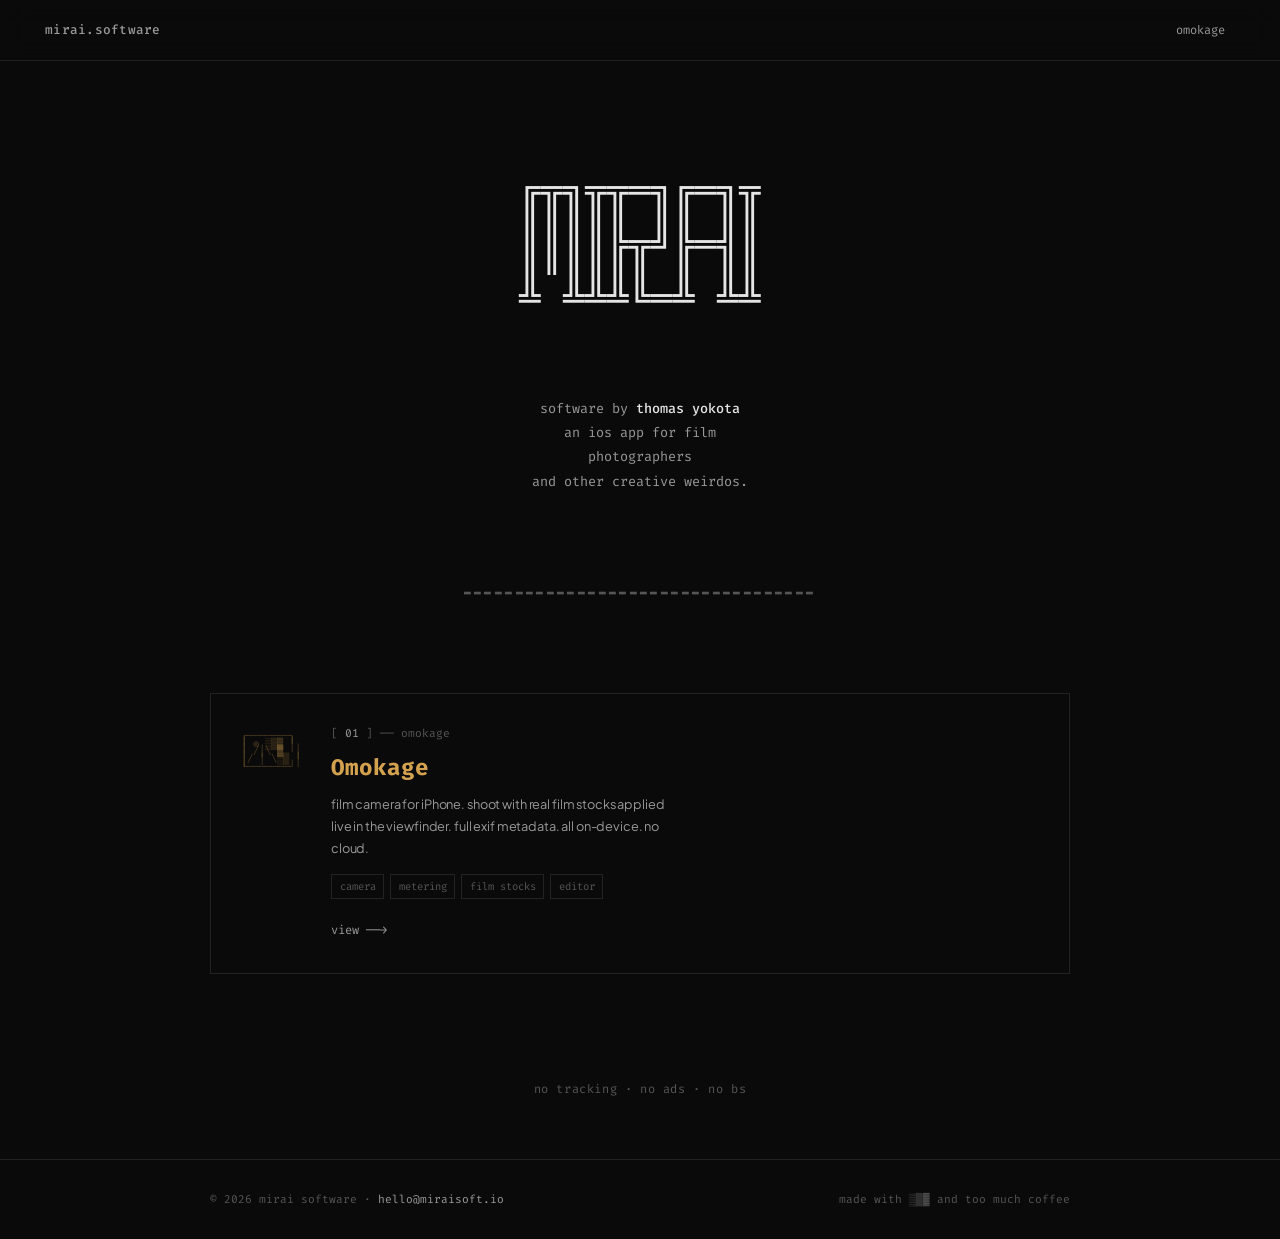
<file: index.html>
<!DOCTYPE html>
<html lang="en">
<head>
  <meta charset="UTF-8">
  <meta name="viewport" content="width=device-width, initial-scale=1.0">
  <title>miraisoft — ios apps for photographers</title>
  <meta name="description" content="ios apps for photographers and other creative weirdos. by thomas yokota.">
  <link rel="stylesheet" href="/css/style.css">
  <link rel="icon" href="data:image/svg+xml,<svg xmlns='http://www.w3.org/2000/svg' viewBox='0 0 100 100'><text y='.9em' font-size='90'>░</text></svg>">
</head>
<body>
  <nav class="nav">
    <a href="/" class="nav-brand">mirai.software</a>
    <div class="nav-links">
      <a href="/omokage/">omokage</a>
    </div>
  </nav>

  <main>
    <section class="hero container">
      <div class="ascii-logo" aria-label="MIRAI" role="img">
<span class="line">╔╦╗╦╦═╗╔═╗╦</span>
<span class="line">║║║║╠╦╝╠═╣║</span>
<span class="line">╩ ╩╩╩╚═╩ ╩╩</span>
      </div>
      <p class="hero-tagline">
        software by <strong>thomas yokota</strong><br>
        an ios app for film photographers<br>
        and other creative weirdos.
      </p>
    </section>

    <div class="container">
      <div class="divider">━━━━━━━━━━━━━━━━━━━━━━━━━━━━━━━━━━</div>
    </div>

    <section class="section container">
      <div class="app-cards">

        <a href="/omokage/" class="app-card reveal" data-accent="amber">
          <div class="app-card-ascii">┌───────┐
│ ◎ ░▒▓ │
│ /|\ █  │
│/ | \░▒ │
└───────┘</div>
          <div>
            <div class="app-card-number">[ <span>01</span> ] ── omokage</div>
            <div class="app-card-title">Omokage</div>
            <p class="app-card-desc">
              film camera for iPhone. shoot with real film stocks applied live in the viewfinder. full exif metadata. all on-device. no cloud.
            </p>
            <div class="app-card-tags">
              <span class="tag">camera</span>
              <span class="tag">metering</span>
              <span class="tag">film stocks</span>
              <span class="tag">editor</span>
            </div>
            <span class="app-card-link">view ──→</span>
          </div>
        </a>

      </div>
    </section>

    <div class="container">
      <div class="site-tagline">no tracking · no ads · no bs</div>
    </div>
  </main>

  <footer>
    <div class="footer-inner">
      <span>&copy; 2026 mirai software · <a href="mailto:hello@miraisoft.io">hello@miraisoft.io</a></span>
      <span class="footer-flavor">made with ░▒▓ and too much coffee</span>
    </div>
  </footer>

  <script src="/js/main.js"></script>
</body>
</html>
</file>
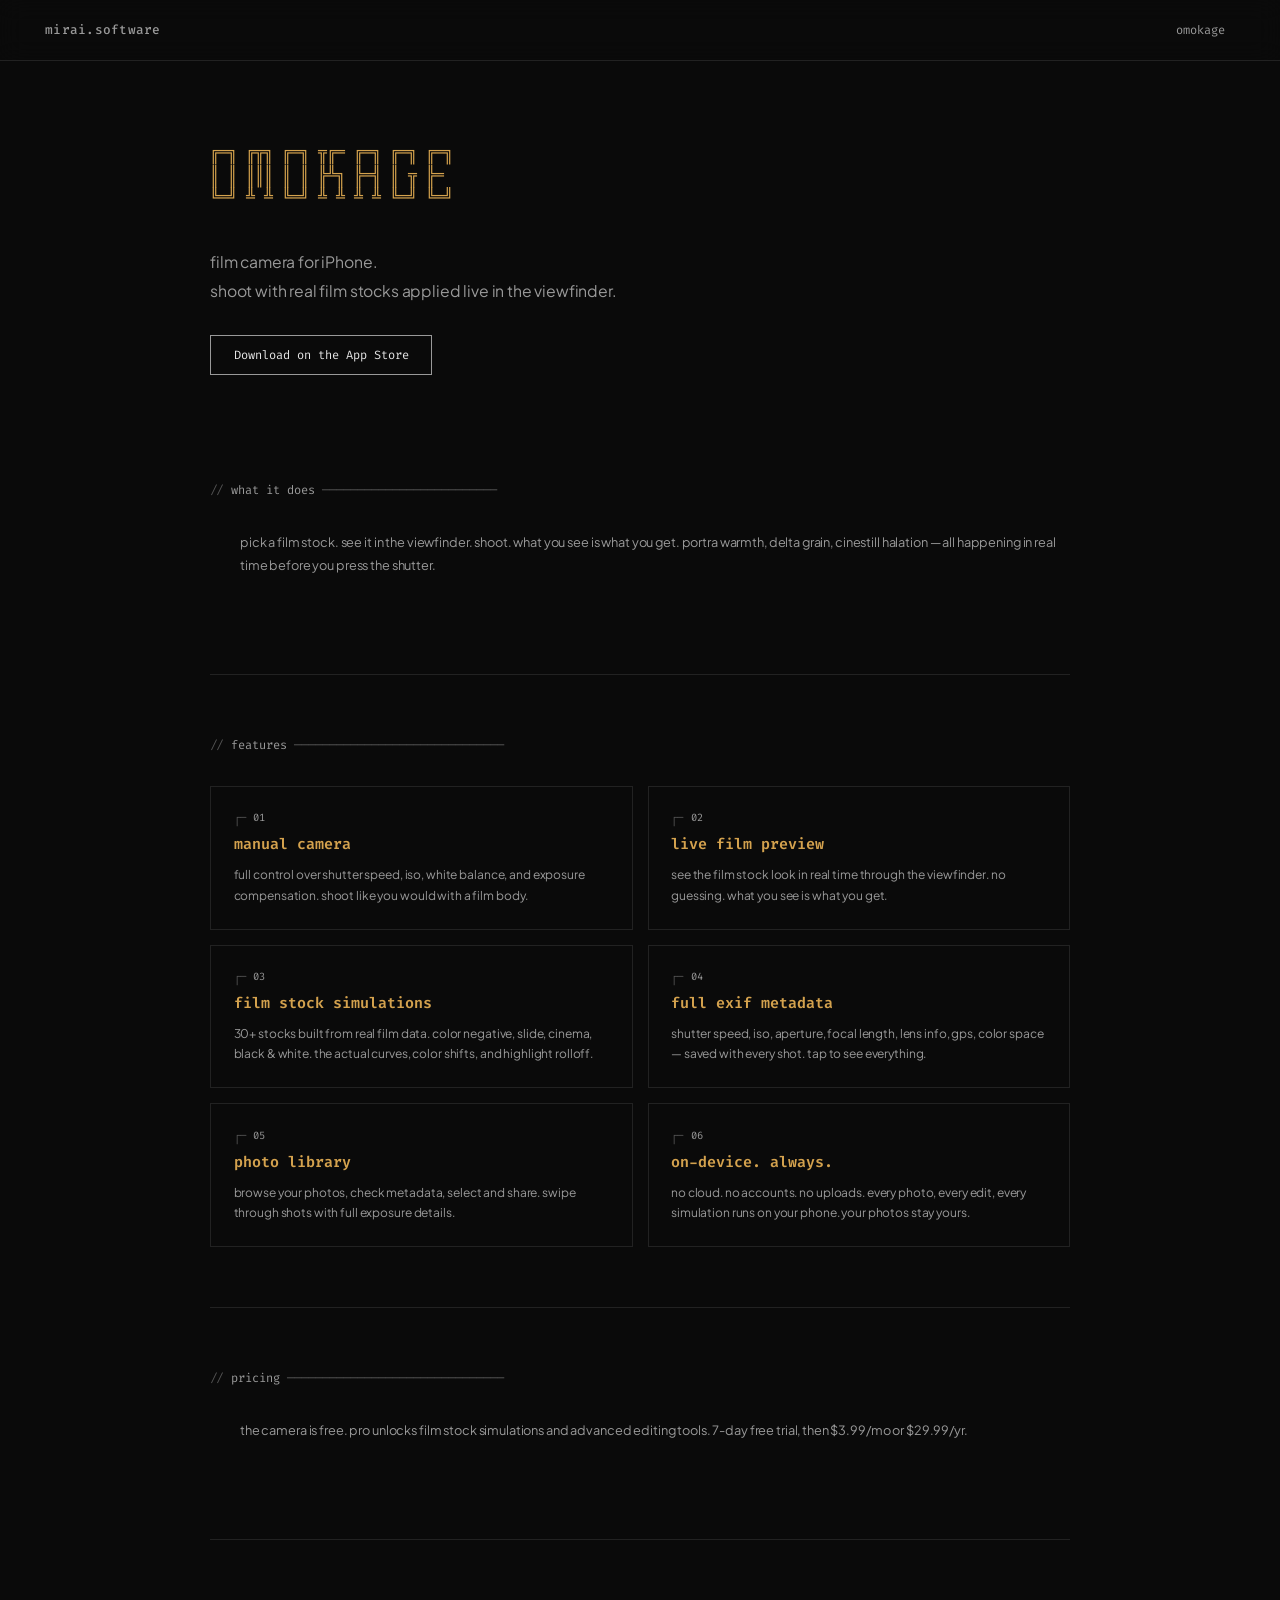
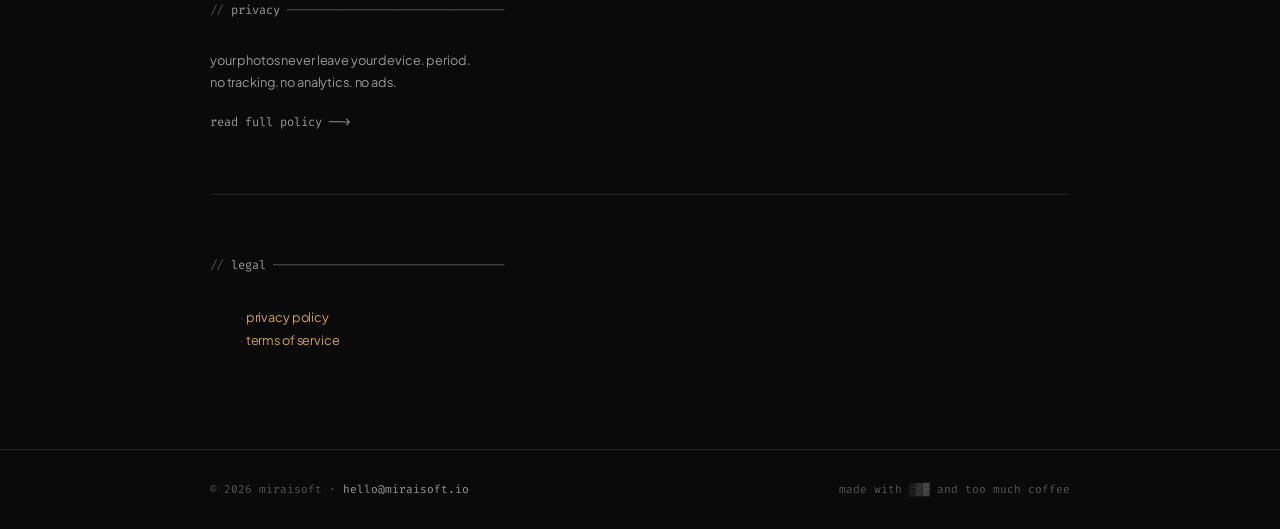
<file: omokage/index.html>
<!DOCTYPE html>
<html lang="en">
<head>
  <meta charset="UTF-8">
  <meta name="viewport" content="width=device-width, initial-scale=1.0">
  <title>Omokage — film camera for iPhone</title>
  <meta name="description" content="Film camera for iPhone. Shoot with real film stocks applied live in the viewfinder. All on-device.">
  <link rel="stylesheet" href="/css/style.css">
  <link rel="icon" href="data:image/svg+xml,<svg xmlns='http://www.w3.org/2000/svg' viewBox='0 0 100 100'><text y='.9em' font-size='90'>◎</text></svg>">
</head>
<body>
  <nav class="nav">
    <a href="/" class="nav-brand">mirai.software</a>
    <div class="nav-links">
      <a href="/omokage/">omokage</a>
    </div>
  </nav>

  <main>
    <section class="app-hero container" data-accent="amber">
      <div class="app-hero-ascii" aria-label="Omokage" role="img">
<span class="line">╔═╗ ╔╦╗ ╔═╗ ╦╔═ ╔═╗ ╔═╗ ╔═╗</span>
<span class="line">║ ║ ║║║ ║ ║ ╠╩╗ ╠═╣ ║ ╦ ╠═ </span>
<span class="line">╚═╝ ╩ ╩ ╚═╝ ╩ ╩ ╩ ╩ ╚═╝ ╚═╝</span>
      </div>
      <p class="app-hero-desc">
        film camera for iPhone.<br>
        shoot with real film stocks applied live in the viewfinder.
      </p>
      <a href="https://apps.apple.com/app/omokage/id6761319272" class="app-store-btn">
        Download on the App Store
      </a>
    </section>

    <section class="section container">
      <div class="section-label reveal">// <span>what it does</span> ─────────────────────────</div>
      <div class="man-section" style="margin-bottom: 2.5rem;">
        <p>pick a film stock. see it in the viewfinder. shoot. what you see is what you get. portra warmth, delta grain, cinestill halation — all happening in real time before you press the shutter.</p>
      </div>
    </section>

    <section class="section container">
      <div class="section-label reveal">// <span>features</span> ──────────────────────────────</div>
      <div class="features-grid">

        <div class="feature-card reveal" data-accent="amber">
          <div class="feature-card-header">┌─ <span>01</span></div>
          <div class="feature-card-title">manual camera</div>
          <p class="feature-card-desc">
            full control over shutter speed, iso, white balance, and exposure compensation. shoot like you would with a film body.
          </p>
        </div>

        <div class="feature-card reveal" data-accent="amber">
          <div class="feature-card-header">┌─ <span>02</span></div>
          <div class="feature-card-title">live film preview</div>
          <p class="feature-card-desc">
            see the film stock look in real time through the viewfinder. no guessing. what you see is what you get.
          </p>
        </div>

        <div class="feature-card reveal" data-accent="amber">
          <div class="feature-card-header">┌─ <span>03</span></div>
          <div class="feature-card-title">film stock simulations</div>
          <p class="feature-card-desc">
            30+ stocks built from real film data. color negative, slide, cinema, black & white. the actual curves, color shifts, and highlight rolloff.
          </p>
        </div>

        <div class="feature-card reveal" data-accent="amber">
          <div class="feature-card-header">┌─ <span>04</span></div>
          <div class="feature-card-title">full exif metadata</div>
          <p class="feature-card-desc">
            shutter speed, iso, aperture, focal length, lens info, gps, color space — saved with every shot. tap to see everything.
          </p>
        </div>

        <div class="feature-card reveal" data-accent="amber">
          <div class="feature-card-header">┌─ <span>05</span></div>
          <div class="feature-card-title">photo library</div>
          <p class="feature-card-desc">
            browse your photos, check metadata, select and share. swipe through shots with full exposure details.
          </p>
        </div>

        <div class="feature-card reveal" data-accent="amber">
          <div class="feature-card-header">┌─ <span>06</span></div>
          <div class="feature-card-title">on-device. always.</div>
          <p class="feature-card-desc">
            no cloud. no accounts. no uploads. every photo, every edit, every simulation runs on your phone. your photos stay yours.
          </p>
        </div>

      </div>
    </section>

    <section class="section container">
      <div class="section-label reveal">// <span>pricing</span> ───────────────────────────────</div>
      <div class="man-section">
        <p>the camera is free. pro unlocks film stock simulations and advanced editing tools. 7-day free trial, then $3.99/mo or $29.99/yr.</p>
      </div>
    </section>

    <section class="privacy-summary section container reveal">
      <div class="section-label">// <span>privacy</span> ───────────────────────────────</div>
      <p>your photos never leave your device. period.<br>no tracking. no analytics. no ads.</p>
      <a href="/omokage/privacy/">read full policy ──→</a>
    </section>

    <section class="section container reveal">
      <div class="section-label">// <span>legal</span> ─────────────────────────────────</div>
      <div class="man-section">
        <ul>
          <li><a href="/omokage/privacy/">privacy policy</a></li>
          <li><a href="/omokage/terms/">terms of service</a></li>
        </ul>
      </div>
    </section>
  </main>

  <footer>
    <div class="footer-inner">
      <span>&copy; 2026 miraisoft · <a href="mailto:hello@miraisoft.io">hello@miraisoft.io</a></span>
      <span class="footer-flavor">made with ░▒▓ and too much coffee</span>
    </div>
  </footer>

  <script src="/js/main.js"></script>
</body>
</html>
</file>
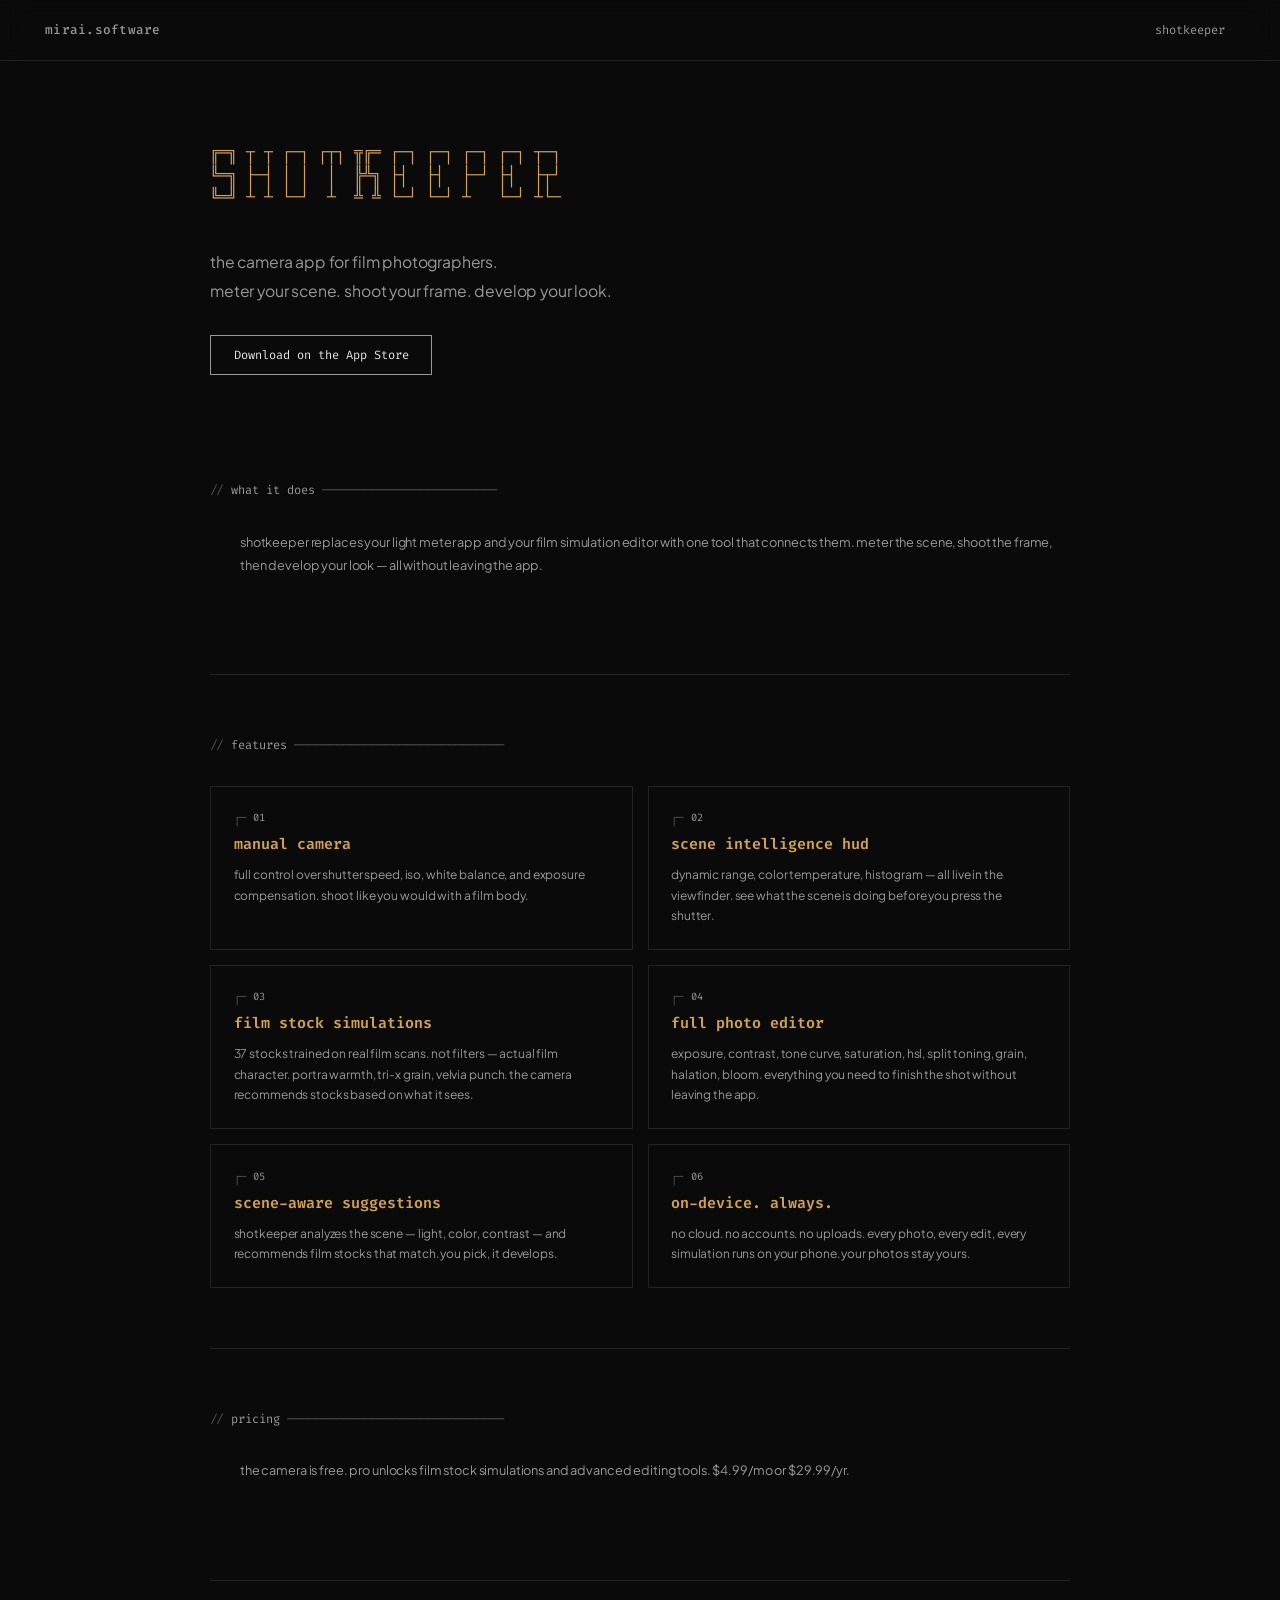
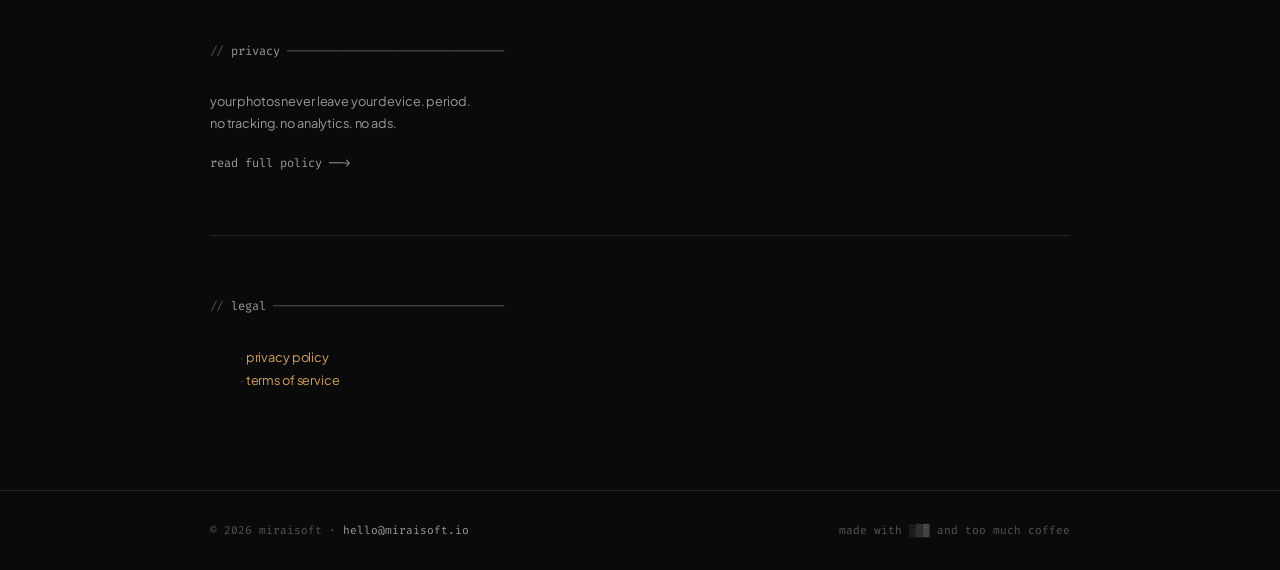
<file: shotkeeper/index.html>
<!DOCTYPE html>
<html lang="en">
<head>
  <meta charset="UTF-8">
  <meta name="viewport" content="width=device-width, initial-scale=1.0">
  <title>ShotKeeper — the camera app for film photographers</title>
  <meta name="description" content="Camera app with a built-in light meter, 37 film stock simulations, and a full photo editor. All on-device.">
  <link rel="stylesheet" href="/css/style.css">
  <link rel="icon" href="data:image/svg+xml,<svg xmlns='http://www.w3.org/2000/svg' viewBox='0 0 100 100'><text y='.9em' font-size='90'>◎</text></svg>">
</head>
<body>
  <nav class="nav">
    <a href="/" class="nav-brand">mirai.software</a>
    <div class="nav-links">
      <a href="/shotkeeper/">shotkeeper</a>
    </div>
  </nav>

  <main>
    <section class="app-hero container" data-accent="amber">
      <div class="app-hero-ascii" aria-label="ShotKeeper" role="img">
<span class="line">╔═╗ ┬ ┬ ┌─┐ ┌┬┐ ╦╔═ ┌─┐ ┌─┐ ┌─┐ ┌─┐ ┬─┐</span>
<span class="line">╚═╗ ├─┤ │ │  │  ╠╩╗ ├┤  ├┤  ├─┘ ├┤  ├┬┘</span>
<span class="line">╚═╝ ┴ ┴ └─┘  ┴  ╩ ╩ └─┘ └─┘ ┴   └─┘ ┴└─</span>
      </div>
      <p class="app-hero-desc">
        the camera app for film photographers.<br>
        meter your scene. shoot your frame. develop your look.
      </p>
      <a href="https://apps.apple.com/app/shotkeeper/id0000000000" class="app-store-btn">
        Download on the App Store
      </a>
    </section>

    <section class="section container">
      <div class="section-label reveal">// <span>what it does</span> ─────────────────────────</div>
      <div class="man-section" style="margin-bottom: 2.5rem;">
        <p>shotkeeper replaces your light meter app and your film simulation editor with one tool that connects them. meter the scene, shoot the frame, then develop your look — all without leaving the app.</p>
      </div>
    </section>

    <section class="section container">
      <div class="section-label reveal">// <span>features</span> ──────────────────────────────</div>
      <div class="features-grid">

        <div class="feature-card reveal" data-accent="amber">
          <div class="feature-card-header">┌─ <span>01</span></div>
          <div class="feature-card-title">manual camera</div>
          <p class="feature-card-desc">
            full control over shutter speed, iso, white balance, and exposure compensation. shoot like you would with a film body.
          </p>
        </div>

        <div class="feature-card reveal" data-accent="amber">
          <div class="feature-card-header">┌─ <span>02</span></div>
          <div class="feature-card-title">scene intelligence hud</div>
          <p class="feature-card-desc">
            dynamic range, color temperature, histogram — all live in the viewfinder. see what the scene is doing before you press the shutter.
          </p>
        </div>

        <div class="feature-card reveal" data-accent="amber">
          <div class="feature-card-header">┌─ <span>03</span></div>
          <div class="feature-card-title">film stock simulations</div>
          <p class="feature-card-desc">
            37 stocks trained on real film scans. not filters — actual film character. portra warmth, tri-x grain, velvia punch. the camera recommends stocks based on what it sees.
          </p>
        </div>

        <div class="feature-card reveal" data-accent="amber">
          <div class="feature-card-header">┌─ <span>04</span></div>
          <div class="feature-card-title">full photo editor</div>
          <p class="feature-card-desc">
            exposure, contrast, tone curve, saturation, hsl, split toning, grain, halation, bloom. everything you need to finish the shot without leaving the app.
          </p>
        </div>

        <div class="feature-card reveal" data-accent="amber">
          <div class="feature-card-header">┌─ <span>05</span></div>
          <div class="feature-card-title">scene-aware suggestions</div>
          <p class="feature-card-desc">
            shotkeeper analyzes the scene — light, color, contrast — and recommends film stocks that match. you pick, it develops.
          </p>
        </div>

        <div class="feature-card reveal" data-accent="amber">
          <div class="feature-card-header">┌─ <span>06</span></div>
          <div class="feature-card-title">on-device. always.</div>
          <p class="feature-card-desc">
            no cloud. no accounts. no uploads. every photo, every edit, every simulation runs on your phone. your photos stay yours.
          </p>
        </div>

      </div>
    </section>

    <section class="section container">
      <div class="section-label reveal">// <span>pricing</span> ───────────────────────────────</div>
      <div class="man-section">
        <p>the camera is free. pro unlocks film stock simulations and advanced editing tools. $4.99/mo or $29.99/yr.</p>
      </div>
    </section>

    <section class="privacy-summary section container reveal">
      <div class="section-label">// <span>privacy</span> ───────────────────────────────</div>
      <p>your photos never leave your device. period.<br>no tracking. no analytics. no ads.</p>
      <a href="/shotkeeper/privacy/">read full policy ──→</a>
    </section>

    <section class="section container reveal">
      <div class="section-label">// <span>legal</span> ─────────────────────────────────</div>
      <div class="man-section">
        <ul>
          <li><a href="/shotkeeper/privacy/">privacy policy</a></li>
          <li><a href="/shotkeeper/terms/">terms of service</a></li>
        </ul>
      </div>
    </section>
  </main>

  <footer>
    <div class="footer-inner">
      <span>&copy; 2026 miraisoft · <a href="mailto:hello@miraisoft.io">hello@miraisoft.io</a></span>
      <span class="footer-flavor">made with ░▒▓ and too much coffee</span>
    </div>
  </footer>

  <script src="/js/main.js"></script>
</body>
</html>
</file>
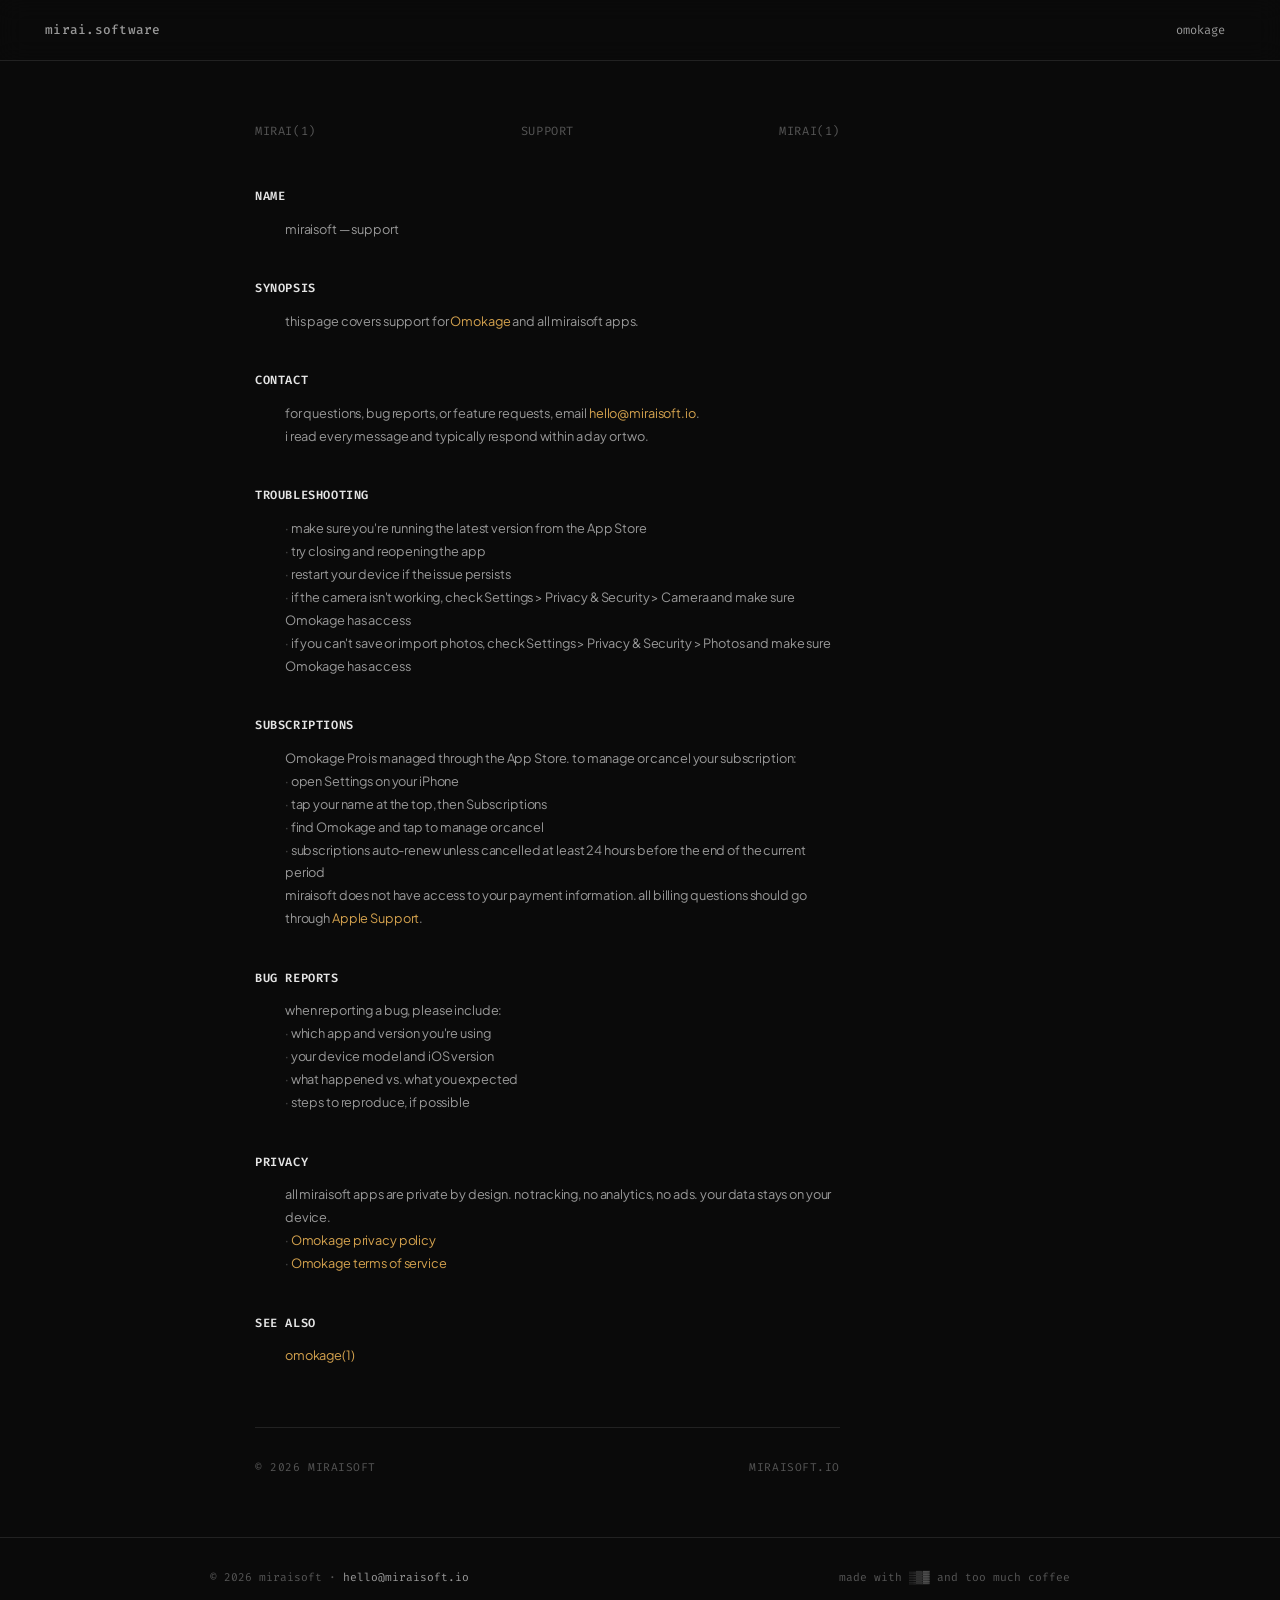
<file: support/index.html>
<!DOCTYPE html>
<html lang="en">
<head>
  <meta charset="UTF-8">
  <meta name="viewport" content="width=device-width, initial-scale=1.0">
  <title>miraisoft — support</title>
  <meta name="description" content="Support and contact information for miraisoft apps.">
  <link rel="stylesheet" href="/css/style.css">
  <link rel="icon" href="data:image/svg+xml,<svg xmlns='http://www.w3.org/2000/svg' viewBox='0 0 100 100'><text y='.9em' font-size='90'>░</text></svg>">
</head>
<body>
  <nav class="nav">
    <a href="/" class="nav-brand">mirai.software</a>
    <div class="nav-links">
      <a href="/omokage/">omokage</a>
    </div>
  </nav>

  <main class="container">
    <div class="man-page">
      <div class="man-header">
        <span>MIRAI(1)</span>
        <span>SUPPORT</span>
        <span>MIRAI(1)</span>
      </div>

      <div class="man-section">
        <div class="man-section-title">Name</div>
        <p>miraisoft — support</p>
      </div>

      <div class="man-section">
        <div class="man-section-title">Synopsis</div>
        <p>this page covers support for <a href="/omokage/">Omokage</a> and all miraisoft apps.</p>
      </div>

      <div class="man-section">
        <div class="man-section-title">Contact</div>
        <p>for questions, bug reports, or feature requests, email <a href="mailto:hello@miraisoft.io">hello@miraisoft.io</a>.</p>
        <p>i read every message and typically respond within a day or two.</p>
      </div>

      <div class="man-section">
        <div class="man-section-title">Troubleshooting</div>
        <ul>
          <li>make sure you're running the latest version from the App Store</li>
          <li>try closing and reopening the app</li>
          <li>restart your device if the issue persists</li>
          <li>if the camera isn't working, check Settings > Privacy & Security > Camera and make sure Omokage has access</li>
          <li>if you can't save or import photos, check Settings > Privacy & Security > Photos and make sure Omokage has access</li>
        </ul>
      </div>

      <div class="man-section">
        <div class="man-section-title">Subscriptions</div>
        <p>Omokage Pro is managed through the App Store. to manage or cancel your subscription:</p>
        <ul>
          <li>open Settings on your iPhone</li>
          <li>tap your name at the top, then Subscriptions</li>
          <li>find Omokage and tap to manage or cancel</li>
          <li>subscriptions auto-renew unless cancelled at least 24 hours before the end of the current period</li>
        </ul>
        <p>miraisoft does not have access to your payment information. all billing questions should go through <a href="https://support.apple.com/">Apple Support</a>.</p>
      </div>

      <div class="man-section">
        <div class="man-section-title">Bug Reports</div>
        <p>when reporting a bug, please include:</p>
        <ul>
          <li>which app and version you're using</li>
          <li>your device model and iOS version</li>
          <li>what happened vs. what you expected</li>
          <li>steps to reproduce, if possible</li>
        </ul>
      </div>

      <div class="man-section">
        <div class="man-section-title">Privacy</div>
        <p>all miraisoft apps are private by design. no tracking, no analytics, no ads. your data stays on your device.</p>
        <ul>
          <li><a href="/omokage/privacy/">Omokage privacy policy</a></li>
          <li><a href="/omokage/terms/">Omokage terms of service</a></li>
        </ul>
      </div>

      <div class="man-section">
        <div class="man-section-title">See Also</div>
        <p><a href="/omokage/">omokage(1)</a></p>
      </div>

      <div class="man-footer">
        <span>&copy; 2026 miraisoft</span>
        <span>miraisoft.io</span>
      </div>
    </div>
  </main>

  <footer>
    <div class="footer-inner">
      <span>&copy; 2026 miraisoft · <a href="mailto:hello@miraisoft.io">hello@miraisoft.io</a></span>
      <span class="footer-flavor">made with ░▒▓ and too much coffee</span>
    </div>
  </footer>

  <script src="/js/main.js"></script>
</body>
</html>
</file>
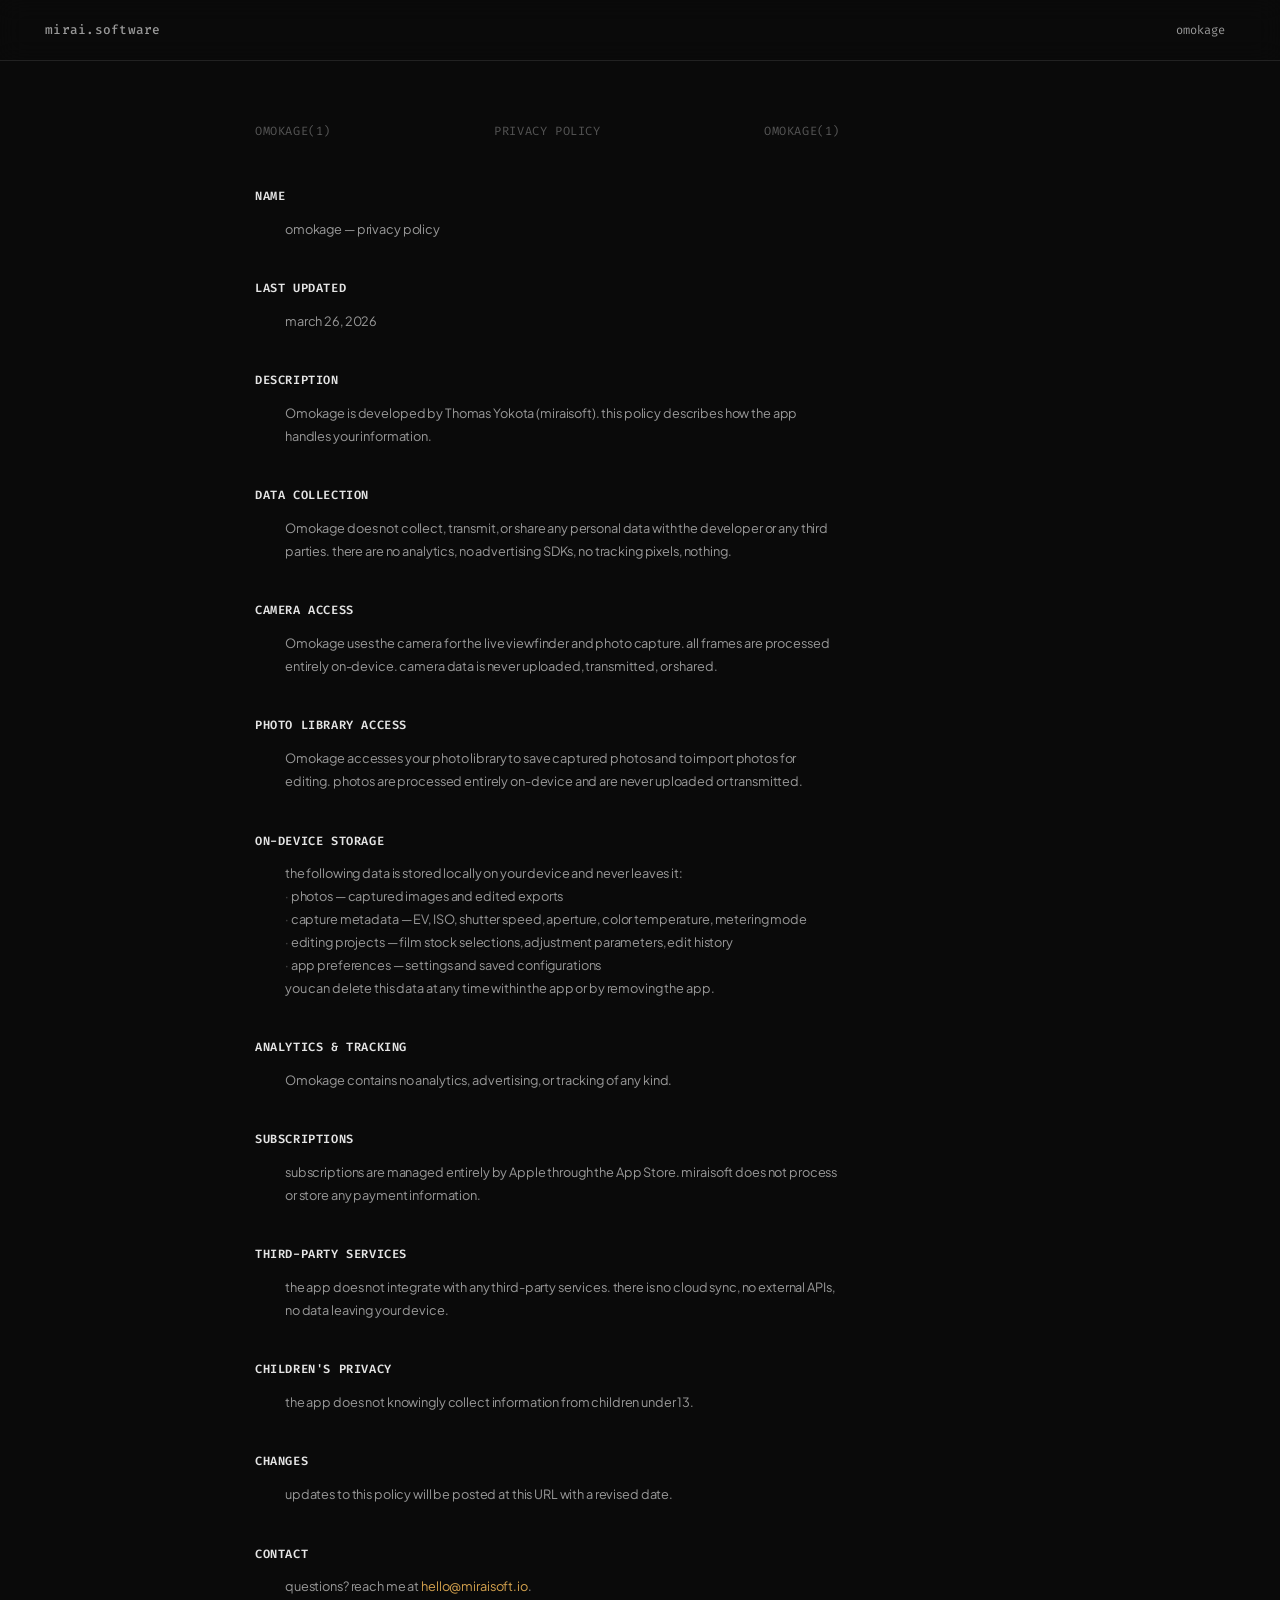
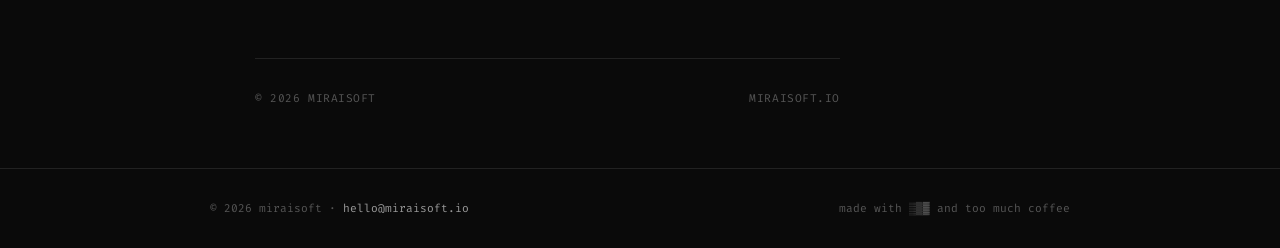
<file: omokage/privacy/index.html>
<!DOCTYPE html>
<html lang="en">
<head>
  <meta charset="UTF-8">
  <meta name="viewport" content="width=device-width, initial-scale=1.0">
  <title>Omokage — Privacy Policy</title>
  <meta name="description" content="Omokage privacy policy. Your photos never leave your device.">
  <link rel="stylesheet" href="/css/style.css">
  <link rel="icon" href="data:image/svg+xml,<svg xmlns='http://www.w3.org/2000/svg' viewBox='0 0 100 100'><text y='.9em' font-size='90'>◎</text></svg>">
</head>
<body>
  <nav class="nav">
    <a href="/" class="nav-brand">mirai.software</a>
    <div class="nav-links">
      <a href="/omokage/">omokage</a>
    </div>
  </nav>

  <main class="container">
    <div class="man-page">
      <div class="man-header">
        <span>OMOKAGE(1)</span>
        <span>PRIVACY POLICY</span>
        <span>OMOKAGE(1)</span>
      </div>

      <div class="man-section">
        <div class="man-section-title">Name</div>
        <p>omokage — privacy policy</p>
      </div>

      <div class="man-section">
        <div class="man-section-title">Last Updated</div>
        <p>march 26, 2026</p>
      </div>

      <div class="man-section">
        <div class="man-section-title">Description</div>
        <p>Omokage is developed by Thomas Yokota (miraisoft). this policy describes how the app handles your information.</p>
      </div>

      <div class="man-section">
        <div class="man-section-title">Data Collection</div>
        <p>Omokage does not collect, transmit, or share any personal data with the developer or any third parties. there are no analytics, no advertising SDKs, no tracking pixels, nothing.</p>
      </div>

      <div class="man-section">
        <div class="man-section-title">Camera Access</div>
        <p>Omokage uses the camera for the live viewfinder and photo capture. all frames are processed entirely on-device. camera data is never uploaded, transmitted, or shared.</p>
      </div>

      <div class="man-section">
        <div class="man-section-title">Photo Library Access</div>
        <p>Omokage accesses your photo library to save captured photos and to import photos for editing. photos are processed entirely on-device and are never uploaded or transmitted.</p>
      </div>

      <div class="man-section">
        <div class="man-section-title">On-Device Storage</div>
        <p>the following data is stored locally on your device and never leaves it:</p>
        <ul>
          <li>photos — captured images and edited exports</li>
          <li>capture metadata — EV, ISO, shutter speed, aperture, color temperature, metering mode</li>
          <li>editing projects — film stock selections, adjustment parameters, edit history</li>
          <li>app preferences — settings and saved configurations</li>
        </ul>
        <p>you can delete this data at any time within the app or by removing the app.</p>
      </div>

      <div class="man-section">
        <div class="man-section-title">Analytics &amp; Tracking</div>
        <p>Omokage contains no analytics, advertising, or tracking of any kind.</p>
      </div>

      <div class="man-section">
        <div class="man-section-title">Subscriptions</div>
        <p>subscriptions are managed entirely by Apple through the App Store. miraisoft does not process or store any payment information.</p>
      </div>

      <div class="man-section">
        <div class="man-section-title">Third-Party Services</div>
        <p>the app does not integrate with any third-party services. there is no cloud sync, no external APIs, no data leaving your device.</p>
      </div>

      <div class="man-section">
        <div class="man-section-title">Children's Privacy</div>
        <p>the app does not knowingly collect information from children under 13.</p>
      </div>

      <div class="man-section">
        <div class="man-section-title">Changes</div>
        <p>updates to this policy will be posted at this URL with a revised date.</p>
      </div>

      <div class="man-section">
        <div class="man-section-title">Contact</div>
        <p>questions? reach me at <a href="mailto:hello@miraisoft.io">hello@miraisoft.io</a>.</p>
      </div>

      <div class="man-footer">
        <span>&copy; 2026 miraisoft</span>
        <span>miraisoft.io</span>
      </div>
    </div>
  </main>

  <footer>
    <div class="footer-inner">
      <span>&copy; 2026 miraisoft · <a href="mailto:hello@miraisoft.io">hello@miraisoft.io</a></span>
      <span class="footer-flavor">made with ░▒▓ and too much coffee</span>
    </div>
  </footer>

  <script src="/js/main.js"></script>
</body>
</html>
</file>
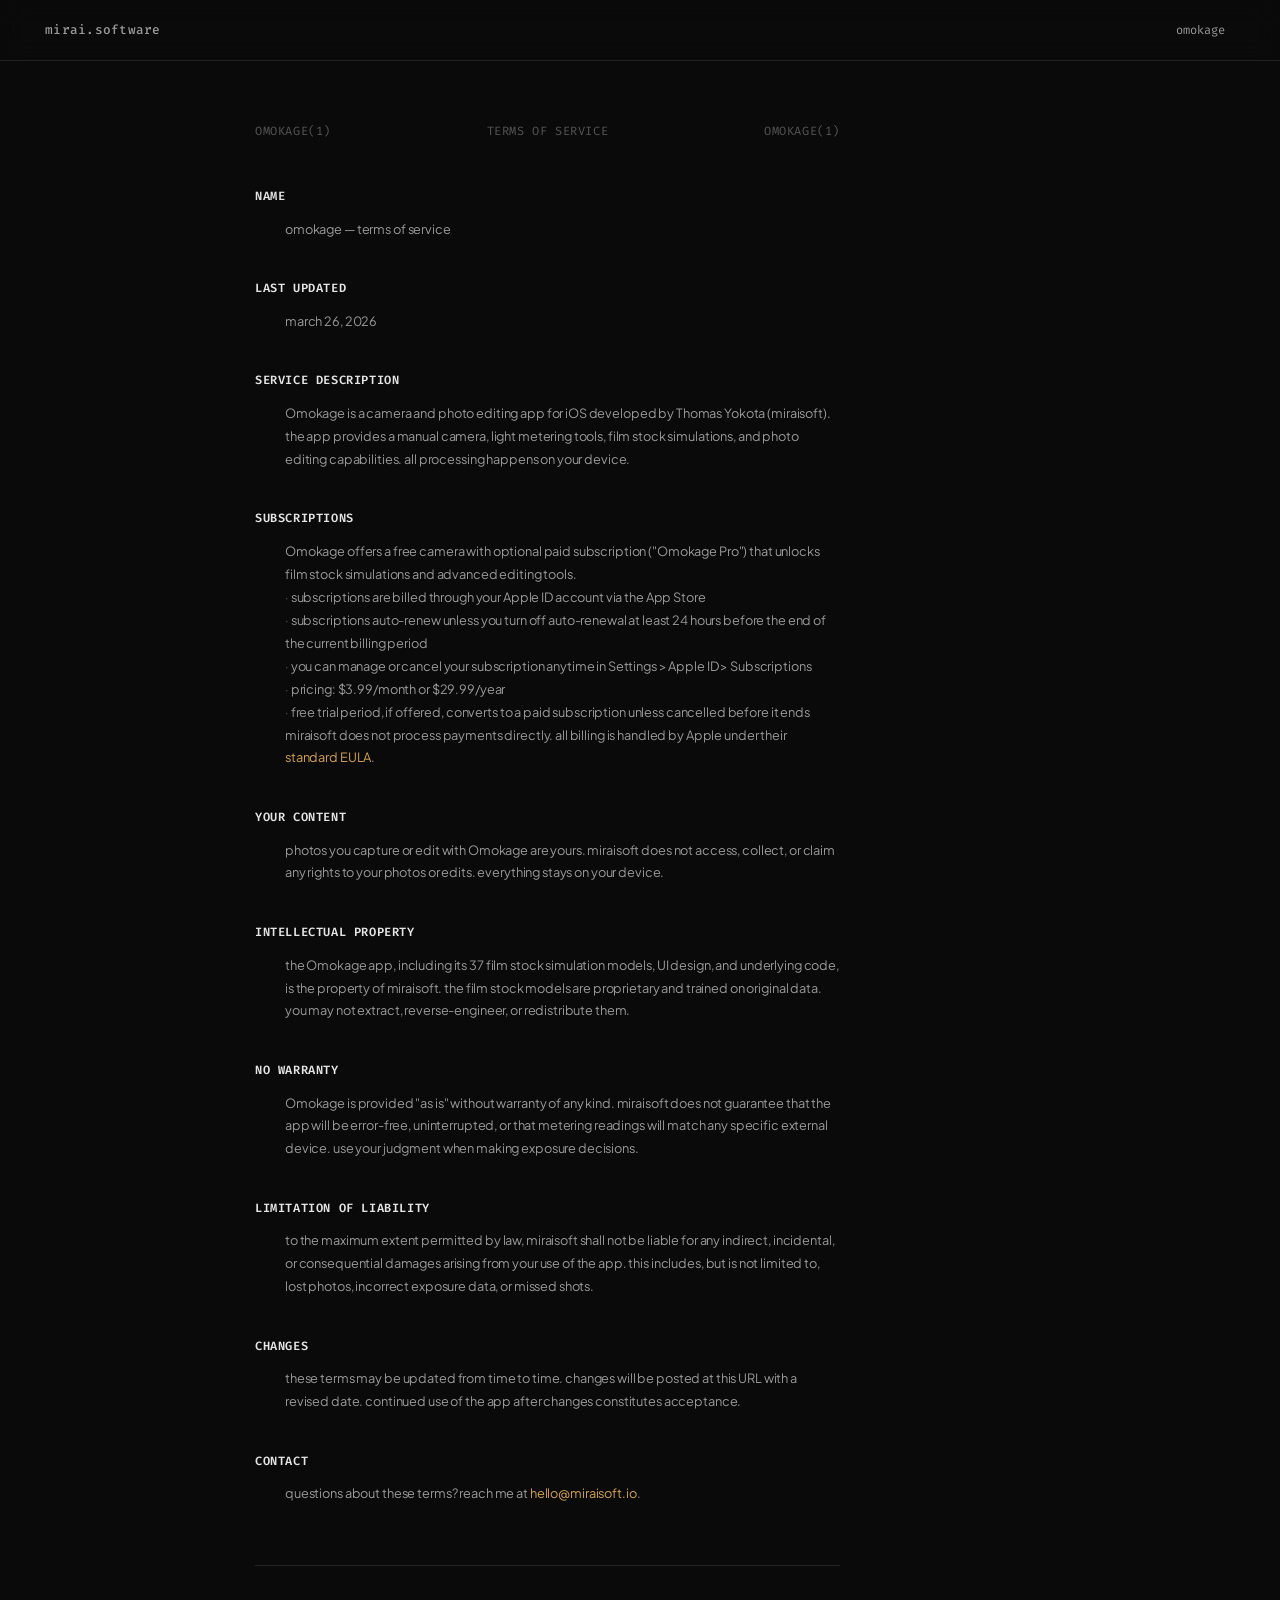
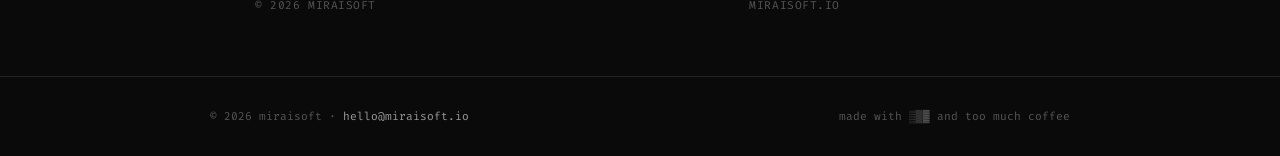
<file: omokage/terms/index.html>
<!DOCTYPE html>
<html lang="en">
<head>
  <meta charset="UTF-8">
  <meta name="viewport" content="width=device-width, initial-scale=1.0">
  <title>Omokage — Terms of Service</title>
  <meta name="description" content="Omokage terms of service.">
  <link rel="stylesheet" href="/css/style.css">
  <link rel="icon" href="data:image/svg+xml,<svg xmlns='http://www.w3.org/2000/svg' viewBox='0 0 100 100'><text y='.9em' font-size='90'>◎</text></svg>">
</head>
<body>
  <nav class="nav">
    <a href="/" class="nav-brand">mirai.software</a>
    <div class="nav-links">
      <a href="/omokage/">omokage</a>
    </div>
  </nav>

  <main class="container">
    <div class="man-page">
      <div class="man-header">
        <span>OMOKAGE(1)</span>
        <span>TERMS OF SERVICE</span>
        <span>OMOKAGE(1)</span>
      </div>

      <div class="man-section">
        <div class="man-section-title">Name</div>
        <p>omokage — terms of service</p>
      </div>

      <div class="man-section">
        <div class="man-section-title">Last Updated</div>
        <p>march 26, 2026</p>
      </div>

      <div class="man-section">
        <div class="man-section-title">Service Description</div>
        <p>Omokage is a camera and photo editing app for iOS developed by Thomas Yokota (miraisoft). the app provides a manual camera, light metering tools, film stock simulations, and photo editing capabilities. all processing happens on your device.</p>
      </div>

      <div class="man-section">
        <div class="man-section-title">Subscriptions</div>
        <p>Omokage offers a free camera with optional paid subscription ("Omokage Pro") that unlocks film stock simulations and advanced editing tools.</p>
        <ul>
          <li>subscriptions are billed through your Apple ID account via the App Store</li>
          <li>subscriptions auto-renew unless you turn off auto-renewal at least 24 hours before the end of the current billing period</li>
          <li>you can manage or cancel your subscription anytime in Settings > Apple ID > Subscriptions</li>
          <li>pricing: $3.99/month or $29.99/year</li>
          <li>free trial period, if offered, converts to a paid subscription unless cancelled before it ends</li>
        </ul>
        <p>miraisoft does not process payments directly. all billing is handled by Apple under their <a href="https://www.apple.com/legal/internet-services/itunes/dev/stdeula/">standard EULA</a>.</p>
      </div>

      <div class="man-section">
        <div class="man-section-title">Your Content</div>
        <p>photos you capture or edit with Omokage are yours. miraisoft does not access, collect, or claim any rights to your photos or edits. everything stays on your device.</p>
      </div>

      <div class="man-section">
        <div class="man-section-title">Intellectual Property</div>
        <p>the Omokage app, including its 37 film stock simulation models, UI design, and underlying code, is the property of miraisoft. the film stock models are proprietary and trained on original data. you may not extract, reverse-engineer, or redistribute them.</p>
      </div>

      <div class="man-section">
        <div class="man-section-title">No Warranty</div>
        <p>Omokage is provided "as is" without warranty of any kind. miraisoft does not guarantee that the app will be error-free, uninterrupted, or that metering readings will match any specific external device. use your judgment when making exposure decisions.</p>
      </div>

      <div class="man-section">
        <div class="man-section-title">Limitation of Liability</div>
        <p>to the maximum extent permitted by law, miraisoft shall not be liable for any indirect, incidental, or consequential damages arising from your use of the app. this includes, but is not limited to, lost photos, incorrect exposure data, or missed shots.</p>
      </div>

      <div class="man-section">
        <div class="man-section-title">Changes</div>
        <p>these terms may be updated from time to time. changes will be posted at this URL with a revised date. continued use of the app after changes constitutes acceptance.</p>
      </div>

      <div class="man-section">
        <div class="man-section-title">Contact</div>
        <p>questions about these terms? reach me at <a href="mailto:hello@miraisoft.io">hello@miraisoft.io</a>.</p>
      </div>

      <div class="man-footer">
        <span>&copy; 2026 miraisoft</span>
        <span>miraisoft.io</span>
      </div>
    </div>
  </main>

  <footer>
    <div class="footer-inner">
      <span>&copy; 2026 miraisoft · <a href="mailto:hello@miraisoft.io">hello@miraisoft.io</a></span>
      <span class="footer-flavor">made with ░▒▓ and too much coffee</span>
    </div>
  </footer>

  <script src="/js/main.js"></script>
</body>
</html>
</file>
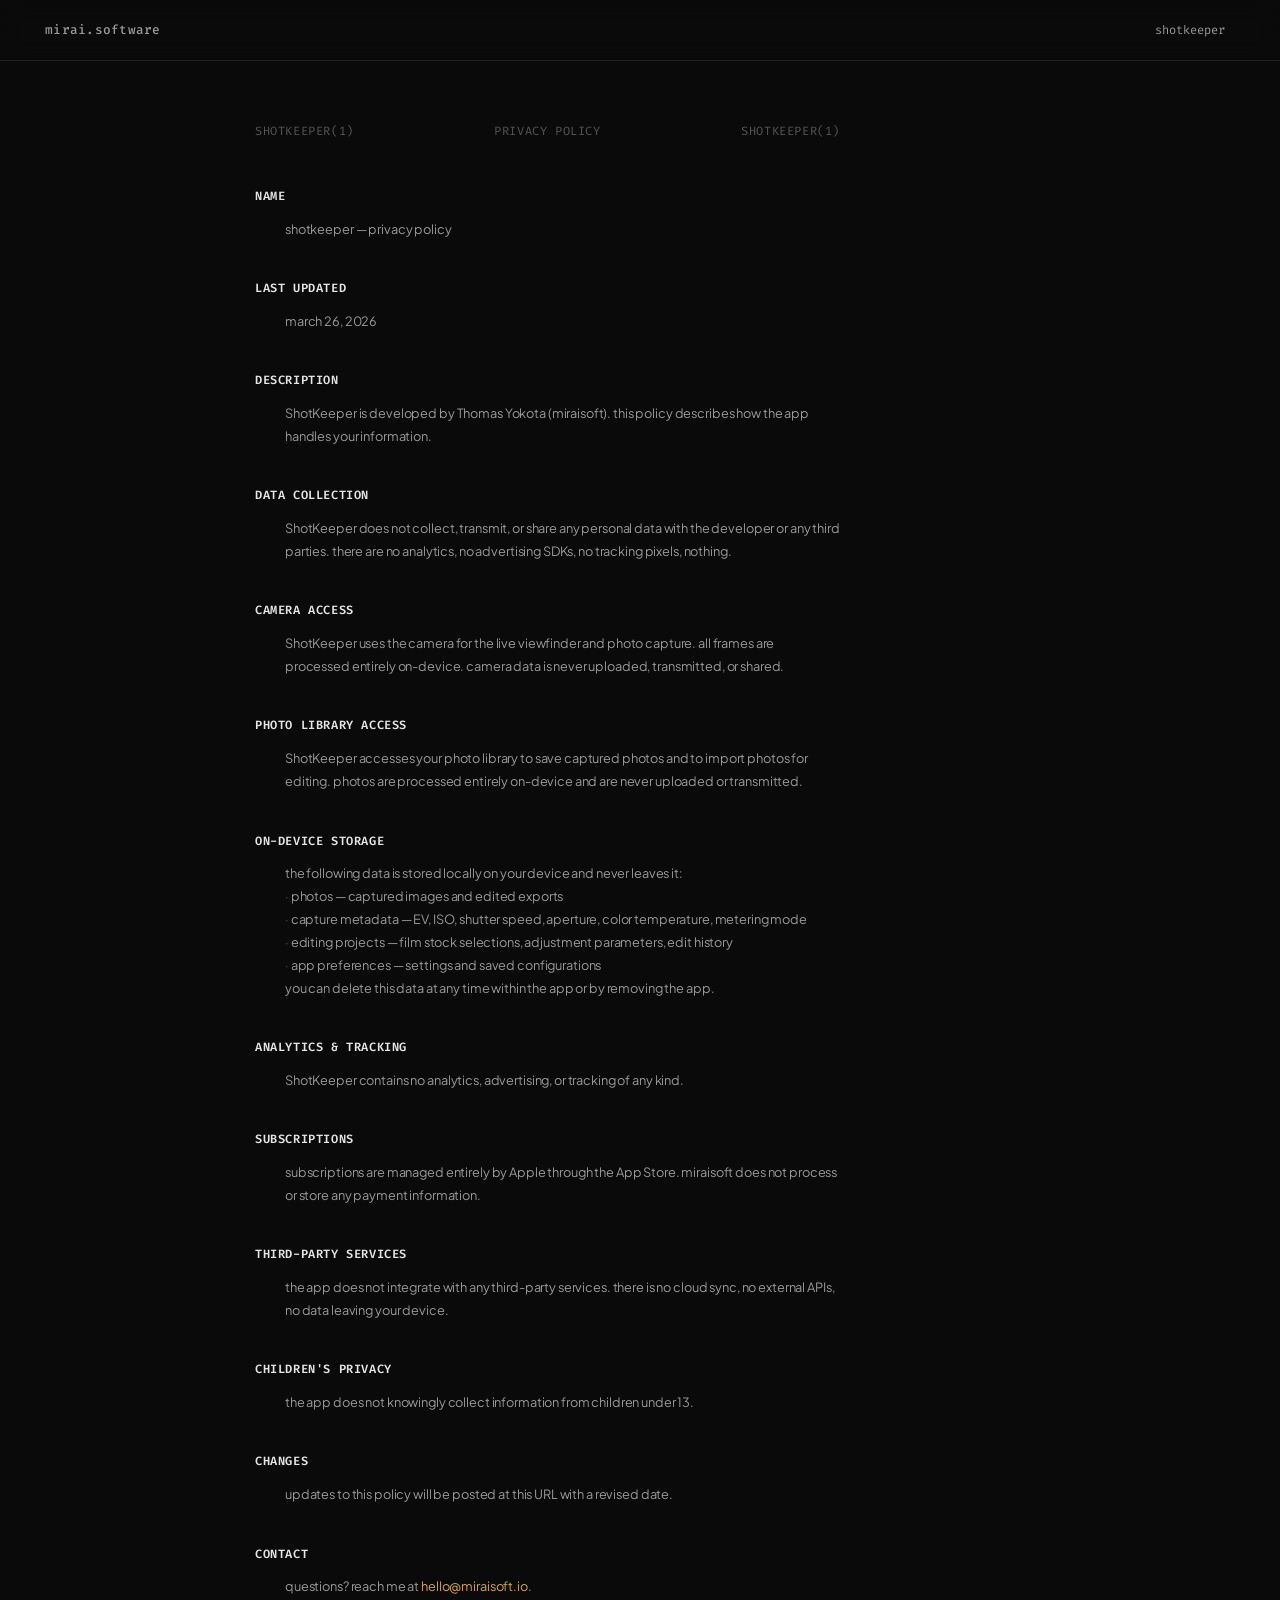
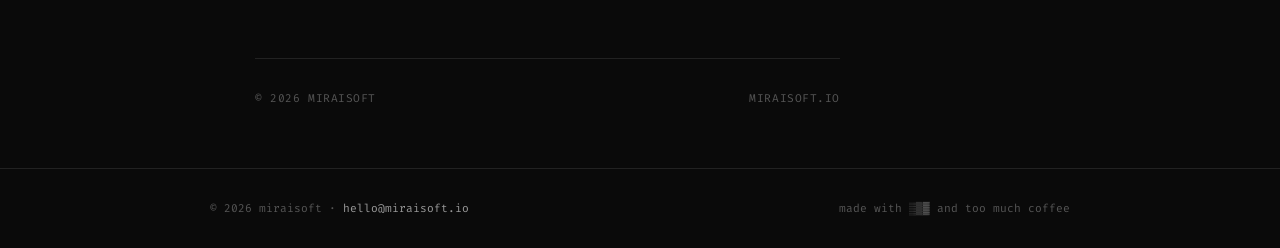
<file: shotkeeper/privacy/index.html>
<!DOCTYPE html>
<html lang="en">
<head>
  <meta charset="UTF-8">
  <meta name="viewport" content="width=device-width, initial-scale=1.0">
  <title>ShotKeeper — Privacy Policy</title>
  <meta name="description" content="ShotKeeper privacy policy. Your photos never leave your device.">
  <link rel="stylesheet" href="/css/style.css">
  <link rel="icon" href="data:image/svg+xml,<svg xmlns='http://www.w3.org/2000/svg' viewBox='0 0 100 100'><text y='.9em' font-size='90'>◎</text></svg>">
</head>
<body>
  <nav class="nav">
    <a href="/" class="nav-brand">mirai.software</a>
    <div class="nav-links">
      <a href="/shotkeeper/">shotkeeper</a>
    </div>
  </nav>

  <main class="container">
    <div class="man-page">
      <div class="man-header">
        <span>SHOTKEEPER(1)</span>
        <span>PRIVACY POLICY</span>
        <span>SHOTKEEPER(1)</span>
      </div>

      <div class="man-section">
        <div class="man-section-title">Name</div>
        <p>shotkeeper — privacy policy</p>
      </div>

      <div class="man-section">
        <div class="man-section-title">Last Updated</div>
        <p>march 26, 2026</p>
      </div>

      <div class="man-section">
        <div class="man-section-title">Description</div>
        <p>ShotKeeper is developed by Thomas Yokota (miraisoft). this policy describes how the app handles your information.</p>
      </div>

      <div class="man-section">
        <div class="man-section-title">Data Collection</div>
        <p>ShotKeeper does not collect, transmit, or share any personal data with the developer or any third parties. there are no analytics, no advertising SDKs, no tracking pixels, nothing.</p>
      </div>

      <div class="man-section">
        <div class="man-section-title">Camera Access</div>
        <p>ShotKeeper uses the camera for the live viewfinder and photo capture. all frames are processed entirely on-device. camera data is never uploaded, transmitted, or shared.</p>
      </div>

      <div class="man-section">
        <div class="man-section-title">Photo Library Access</div>
        <p>ShotKeeper accesses your photo library to save captured photos and to import photos for editing. photos are processed entirely on-device and are never uploaded or transmitted.</p>
      </div>

      <div class="man-section">
        <div class="man-section-title">On-Device Storage</div>
        <p>the following data is stored locally on your device and never leaves it:</p>
        <ul>
          <li>photos — captured images and edited exports</li>
          <li>capture metadata — EV, ISO, shutter speed, aperture, color temperature, metering mode</li>
          <li>editing projects — film stock selections, adjustment parameters, edit history</li>
          <li>app preferences — settings and saved configurations</li>
        </ul>
        <p>you can delete this data at any time within the app or by removing the app.</p>
      </div>

      <div class="man-section">
        <div class="man-section-title">Analytics &amp; Tracking</div>
        <p>ShotKeeper contains no analytics, advertising, or tracking of any kind.</p>
      </div>

      <div class="man-section">
        <div class="man-section-title">Subscriptions</div>
        <p>subscriptions are managed entirely by Apple through the App Store. miraisoft does not process or store any payment information.</p>
      </div>

      <div class="man-section">
        <div class="man-section-title">Third-Party Services</div>
        <p>the app does not integrate with any third-party services. there is no cloud sync, no external APIs, no data leaving your device.</p>
      </div>

      <div class="man-section">
        <div class="man-section-title">Children's Privacy</div>
        <p>the app does not knowingly collect information from children under 13.</p>
      </div>

      <div class="man-section">
        <div class="man-section-title">Changes</div>
        <p>updates to this policy will be posted at this URL with a revised date.</p>
      </div>

      <div class="man-section">
        <div class="man-section-title">Contact</div>
        <p>questions? reach me at <a href="mailto:hello@miraisoft.io">hello@miraisoft.io</a>.</p>
      </div>

      <div class="man-footer">
        <span>&copy; 2026 miraisoft</span>
        <span>miraisoft.io</span>
      </div>
    </div>
  </main>

  <footer>
    <div class="footer-inner">
      <span>&copy; 2026 miraisoft · <a href="mailto:hello@miraisoft.io">hello@miraisoft.io</a></span>
      <span class="footer-flavor">made with ░▒▓ and too much coffee</span>
    </div>
  </footer>

  <script src="/js/main.js"></script>
</body>
</html>
</file>
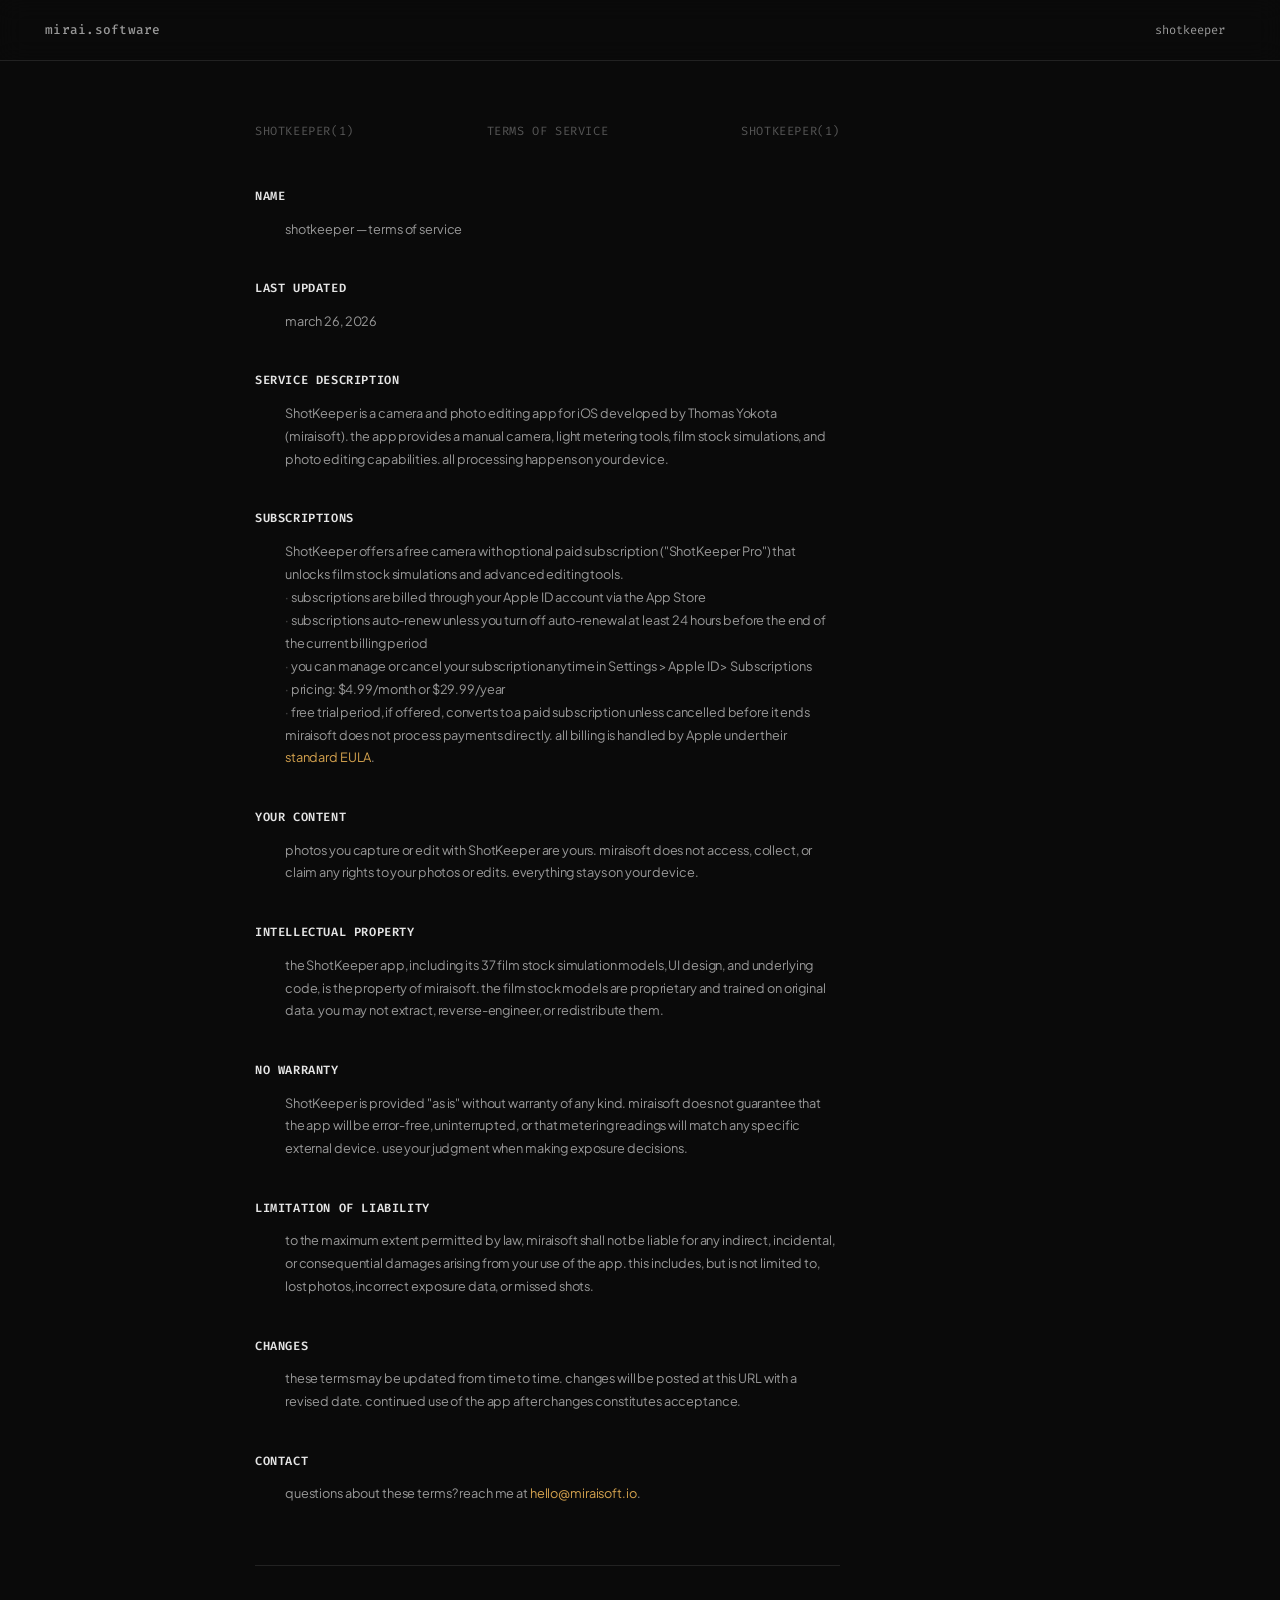
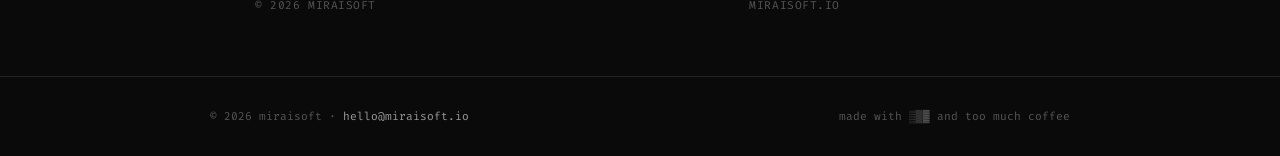
<file: shotkeeper/terms/index.html>
<!DOCTYPE html>
<html lang="en">
<head>
  <meta charset="UTF-8">
  <meta name="viewport" content="width=device-width, initial-scale=1.0">
  <title>ShotKeeper — Terms of Service</title>
  <meta name="description" content="ShotKeeper terms of service.">
  <link rel="stylesheet" href="/css/style.css">
  <link rel="icon" href="data:image/svg+xml,<svg xmlns='http://www.w3.org/2000/svg' viewBox='0 0 100 100'><text y='.9em' font-size='90'>◎</text></svg>">
</head>
<body>
  <nav class="nav">
    <a href="/" class="nav-brand">mirai.software</a>
    <div class="nav-links">
      <a href="/shotkeeper/">shotkeeper</a>
    </div>
  </nav>

  <main class="container">
    <div class="man-page">
      <div class="man-header">
        <span>SHOTKEEPER(1)</span>
        <span>TERMS OF SERVICE</span>
        <span>SHOTKEEPER(1)</span>
      </div>

      <div class="man-section">
        <div class="man-section-title">Name</div>
        <p>shotkeeper — terms of service</p>
      </div>

      <div class="man-section">
        <div class="man-section-title">Last Updated</div>
        <p>march 26, 2026</p>
      </div>

      <div class="man-section">
        <div class="man-section-title">Service Description</div>
        <p>ShotKeeper is a camera and photo editing app for iOS developed by Thomas Yokota (miraisoft). the app provides a manual camera, light metering tools, film stock simulations, and photo editing capabilities. all processing happens on your device.</p>
      </div>

      <div class="man-section">
        <div class="man-section-title">Subscriptions</div>
        <p>ShotKeeper offers a free camera with optional paid subscription ("ShotKeeper Pro") that unlocks film stock simulations and advanced editing tools.</p>
        <ul>
          <li>subscriptions are billed through your Apple ID account via the App Store</li>
          <li>subscriptions auto-renew unless you turn off auto-renewal at least 24 hours before the end of the current billing period</li>
          <li>you can manage or cancel your subscription anytime in Settings > Apple ID > Subscriptions</li>
          <li>pricing: $4.99/month or $29.99/year</li>
          <li>free trial period, if offered, converts to a paid subscription unless cancelled before it ends</li>
        </ul>
        <p>miraisoft does not process payments directly. all billing is handled by Apple under their <a href="https://www.apple.com/legal/internet-services/itunes/dev/stdeula/">standard EULA</a>.</p>
      </div>

      <div class="man-section">
        <div class="man-section-title">Your Content</div>
        <p>photos you capture or edit with ShotKeeper are yours. miraisoft does not access, collect, or claim any rights to your photos or edits. everything stays on your device.</p>
      </div>

      <div class="man-section">
        <div class="man-section-title">Intellectual Property</div>
        <p>the ShotKeeper app, including its 37 film stock simulation models, UI design, and underlying code, is the property of miraisoft. the film stock models are proprietary and trained on original data. you may not extract, reverse-engineer, or redistribute them.</p>
      </div>

      <div class="man-section">
        <div class="man-section-title">No Warranty</div>
        <p>ShotKeeper is provided "as is" without warranty of any kind. miraisoft does not guarantee that the app will be error-free, uninterrupted, or that metering readings will match any specific external device. use your judgment when making exposure decisions.</p>
      </div>

      <div class="man-section">
        <div class="man-section-title">Limitation of Liability</div>
        <p>to the maximum extent permitted by law, miraisoft shall not be liable for any indirect, incidental, or consequential damages arising from your use of the app. this includes, but is not limited to, lost photos, incorrect exposure data, or missed shots.</p>
      </div>

      <div class="man-section">
        <div class="man-section-title">Changes</div>
        <p>these terms may be updated from time to time. changes will be posted at this URL with a revised date. continued use of the app after changes constitutes acceptance.</p>
      </div>

      <div class="man-section">
        <div class="man-section-title">Contact</div>
        <p>questions about these terms? reach me at <a href="mailto:hello@miraisoft.io">hello@miraisoft.io</a>.</p>
      </div>

      <div class="man-footer">
        <span>&copy; 2026 miraisoft</span>
        <span>miraisoft.io</span>
      </div>
    </div>
  </main>

  <footer>
    <div class="footer-inner">
      <span>&copy; 2026 miraisoft · <a href="mailto:hello@miraisoft.io">hello@miraisoft.io</a></span>
      <span class="footer-flavor">made with ░▒▓ and too much coffee</span>
    </div>
  </footer>

  <script src="/js/main.js"></script>
</body>
</html>
</file>
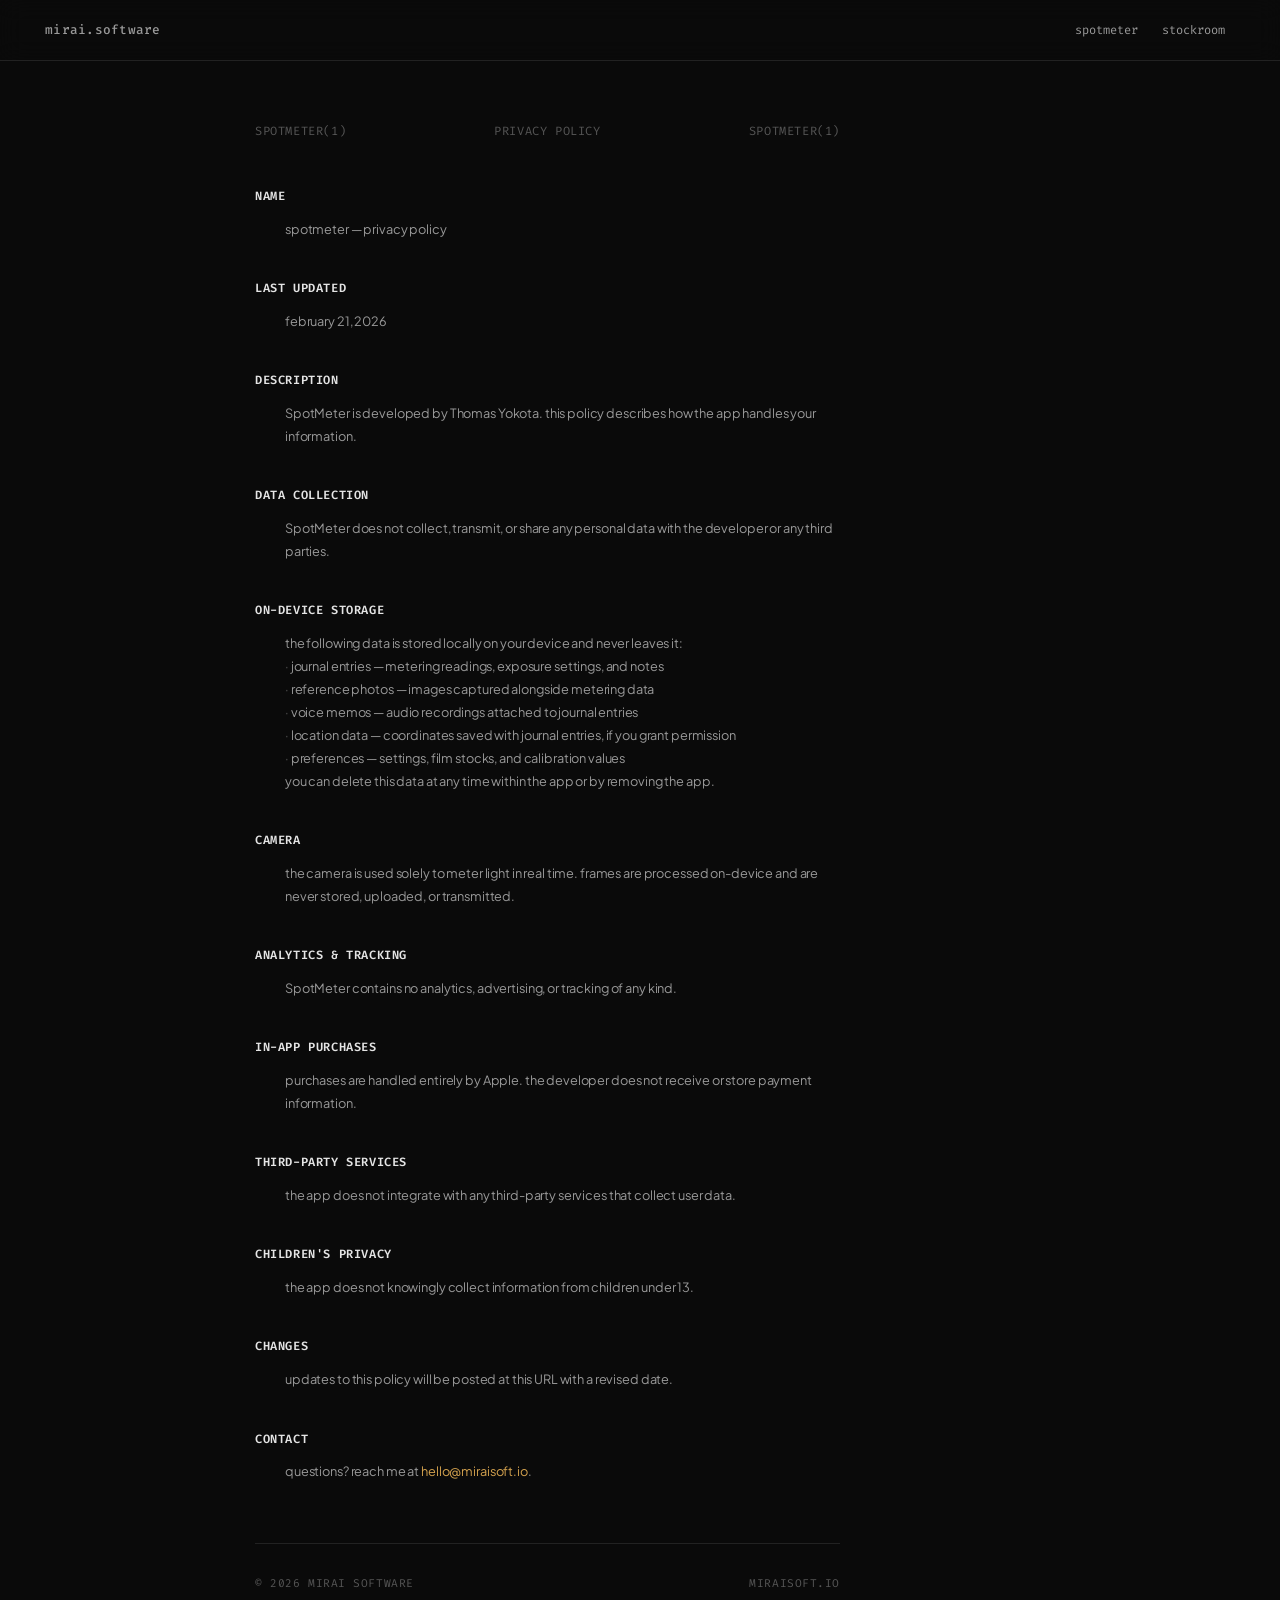
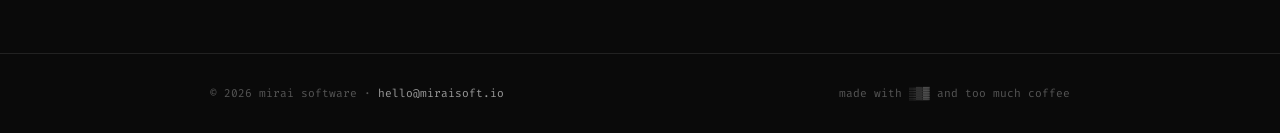
<file: spotmeter/privacy/index.html>
<!DOCTYPE html>
<html lang="en">
<head>
  <meta charset="UTF-8">
  <meta name="viewport" content="width=device-width, initial-scale=1.0">
  <title>SpotMeter — Privacy Policy</title>
  <meta name="description" content="SpotMeter privacy policy. Your data stays on your device.">
  <link rel="stylesheet" href="/css/style.css">
  <link rel="icon" href="data:image/svg+xml,<svg xmlns='http://www.w3.org/2000/svg' viewBox='0 0 100 100'><text y='.9em' font-size='90'>◎</text></svg>">
</head>
<body>
  <nav class="nav">
    <a href="/" class="nav-brand">mirai.software</a>
    <div class="nav-links">
      <a href="/spotmeter/">spotmeter</a>
      <a href="/stockroom/">stockroom</a>
    </div>
  </nav>

  <main class="container">
    <div class="man-page">
      <div class="man-header">
        <span>SPOTMETER(1)</span>
        <span>PRIVACY POLICY</span>
        <span>SPOTMETER(1)</span>
      </div>

      <div class="man-section">
        <div class="man-section-title">Name</div>
        <p>spotmeter — privacy policy</p>
      </div>

      <div class="man-section">
        <div class="man-section-title">Last Updated</div>
        <p>february 21, 2026</p>
      </div>

      <div class="man-section">
        <div class="man-section-title">Description</div>
        <p>SpotMeter is developed by Thomas Yokota. this policy describes how the app handles your information.</p>
      </div>

      <div class="man-section">
        <div class="man-section-title">Data Collection</div>
        <p>SpotMeter does not collect, transmit, or share any personal data with the developer or any third parties.</p>
      </div>

      <div class="man-section">
        <div class="man-section-title">On-Device Storage</div>
        <p>the following data is stored locally on your device and never leaves it:</p>
        <ul>
          <li>journal entries — metering readings, exposure settings, and notes</li>
          <li>reference photos — images captured alongside metering data</li>
          <li>voice memos — audio recordings attached to journal entries</li>
          <li>location data — coordinates saved with journal entries, if you grant permission</li>
          <li>preferences — settings, film stocks, and calibration values</li>
        </ul>
        <p>you can delete this data at any time within the app or by removing the app.</p>
      </div>

      <div class="man-section">
        <div class="man-section-title">Camera</div>
        <p>the camera is used solely to meter light in real time. frames are processed on-device and are never stored, uploaded, or transmitted.</p>
      </div>

      <div class="man-section">
        <div class="man-section-title">Analytics &amp; Tracking</div>
        <p>SpotMeter contains no analytics, advertising, or tracking of any kind.</p>
      </div>

      <div class="man-section">
        <div class="man-section-title">In-App Purchases</div>
        <p>purchases are handled entirely by Apple. the developer does not receive or store payment information.</p>
      </div>

      <div class="man-section">
        <div class="man-section-title">Third-Party Services</div>
        <p>the app does not integrate with any third-party services that collect user data.</p>
      </div>

      <div class="man-section">
        <div class="man-section-title">Children's Privacy</div>
        <p>the app does not knowingly collect information from children under 13.</p>
      </div>

      <div class="man-section">
        <div class="man-section-title">Changes</div>
        <p>updates to this policy will be posted at this URL with a revised date.</p>
      </div>

      <div class="man-section">
        <div class="man-section-title">Contact</div>
        <p>questions? reach me at <a href="mailto:hello@miraisoft.io">hello@miraisoft.io</a>.</p>
      </div>

      <div class="man-footer">
        <span>&copy; 2026 mirai software</span>
        <span>miraisoft.io</span>
      </div>
    </div>
  </main>

  <footer>
    <div class="footer-inner">
      <span>&copy; 2026 mirai software · <a href="mailto:hello@miraisoft.io">hello@miraisoft.io</a></span>
      <span class="footer-flavor">made with ░▒▓ and too much coffee</span>
    </div>
  </footer>

  <script src="/js/main.js"></script>
</body>
</html>
</file>
<file: css/style.css>
/* ═══════════════════════════════════════════════
   mirai software — zine terminal
   ═══════════════════════════════════════════════ */

@import url('https://fonts.googleapis.com/css2?family=Fira+Code:wght@300;400;500;600;700&family=Plus+Jakarta+Sans:wght@400;500;600&display=swap');

*, *::before, *::after {
  margin: 0;
  padding: 0;
  box-sizing: border-box;
}

:root {
  --bg: #0a0a0a;
  --bg-raised: #111;
  --text: #e5e5e5;
  --text-muted: #999;
  --text-dim: #555;
  --amber: #d4a24e;
  --amber-glow: rgba(212, 162, 78, 0.6);
  --teal: #5eead4;
  --teal-glow: rgba(94, 234, 212, 0.6);
  --border: #222;
  --border-hover: #333;
  --font-mono: 'Fira Code', monospace;
  --font-sans: 'Plus Jakarta Sans', -apple-system, sans-serif;
  --max-w: 860px;
  --gutter: clamp(1.25rem, 4vw, 3rem);
}

html {
  font-size: 15px;
  scroll-behavior: smooth;
}

body {
  font-family: var(--font-mono);
  background: var(--bg);
  color: var(--text);
  line-height: 1.7;
  -webkit-font-smoothing: antialiased;
  min-height: 100vh;
  display: flex;
  flex-direction: column;
}

/* sans-serif for readable body text */
.desc, .app-card-desc, .app-hero-desc, .feature-card-desc,
.privacy-summary p, .man-section p, .man-section li {
  font-family: var(--font-sans);
  letter-spacing: -0.01em;
}

a {
  color: inherit;
  text-decoration: none;
}

/* ── nav ─────────────────────────────────────── */

.nav {
  position: sticky;
  top: 0;
  z-index: 100;
  background: var(--bg);
  border-bottom: 1px solid var(--border);
  padding: 1rem var(--gutter);
  display: flex;
  justify-content: space-between;
  align-items: center;
  backdrop-filter: blur(12px);
  -webkit-backdrop-filter: blur(12px);
  background: rgba(10, 10, 10, 0.9);
}

.nav-brand {
  font-size: 0.85rem;
  font-weight: 500;
  color: var(--text-muted);
  letter-spacing: 0.02em;
}

.nav-brand:hover {
  color: var(--text);
}

.nav-links {
  display: flex;
  gap: 0.25rem;
  font-size: 0.8rem;
}

.nav-links a {
  color: var(--text-muted);
  padding: 0.25rem 0.6rem;
  border: 1px solid transparent;
  transition: all 0.2s;
}

.nav-links a:hover {
  color: var(--text);
  border-color: var(--border-hover);
}

/* ── layout ──────────────────────────────────── */

.container {
  max-width: var(--max-w);
  margin: 0 auto;
  padding: 0 var(--gutter);
  width: 100%;
}

main {
  flex: 1;
}

.section {
  padding: 4rem 0;
}

.section + .section {
  border-top: 1px solid var(--border);
}

/* ── hero ────────────────────────────────────── */

.hero {
  padding: 6rem 0 4rem;
  text-align: center;
}

.ascii-logo {
  font-size: clamp(1.4rem, 5vw, 2.4rem);
  line-height: 0.75;
  letter-spacing: 0;
  color: var(--text);
  margin-bottom: 2rem;
  white-space: pre;
  overflow: hidden;
}

.ascii-logo .line {
  display: block;
  opacity: 0;
  animation: typeIn 0.4s ease-out forwards;
}

.ascii-logo .line:nth-child(1) { animation-delay: 0.1s; }
.ascii-logo .line:nth-child(2) { animation-delay: 0.2s; }
.ascii-logo .line:nth-child(3) { animation-delay: 0.3s; }
.ascii-logo .line:nth-child(4) { animation-delay: 0.4s; }
.ascii-logo .line:nth-child(5) { animation-delay: 0.5s; }
.ascii-logo .line:nth-child(6) { animation-delay: 0.6s; }

@keyframes typeIn {
  from {
    opacity: 0;
    transform: translateY(4px);
  }
  to {
    opacity: 1;
    transform: translateY(0);
  }
}

.hero-tagline {
  font-size: 0.9rem;
  color: var(--text-muted);
  line-height: 1.8;
  max-width: 32ch;
  margin: 0 auto;
}

.hero-tagline strong {
  color: var(--text);
  font-weight: 500;
}

/* ── divider ─────────────────────────────────── */

.divider {
  color: var(--text-dim);
  text-align: center;
  padding: 2rem 0;
  font-size: 0.75rem;
  letter-spacing: 0.3em;
  user-select: none;
}

/* ── app cards (home) ────────────────────────── */

.app-cards {
  display: flex;
  flex-direction: column;
  gap: 2.5rem;
}

.app-card {
  border: 1px solid var(--border);
  padding: 2rem;
  transition: border-color 0.3s, box-shadow 0.3s;
  display: grid;
  grid-template-columns: auto 1fr;
  gap: 2rem;
  align-items: start;
}

.app-card:hover {
  border-color: var(--border-hover);
}

.app-card[data-accent="amber"]:hover {
  border-color: rgba(212, 162, 78, 0.3);
  box-shadow: 0 0 30px rgba(212, 162, 78, 0.05);
}

.app-card[data-accent="teal"]:hover {
  border-color: rgba(94, 234, 212, 0.3);
  box-shadow: 0 0 30px rgba(94, 234, 212, 0.05);
}

.app-card-number {
  font-size: 0.75rem;
  color: var(--text-dim);
  margin-bottom: 0.35rem;
}

.app-card-number span {
  color: var(--text-muted);
}

.app-card-ascii {
  font-size: 0.7rem;
  line-height: 0.75;
  letter-spacing: 0;
  color: var(--text-dim);
  white-space: pre;
  padding-top: 0.5rem;
  transition: color 0.3s, text-shadow 0.3s;
}

.app-card[data-accent="amber"] .app-card-ascii {
  color: rgba(212, 162, 78, 0.3);
}

.app-card[data-accent="teal"] .app-card-ascii {
  color: rgba(94, 234, 212, 0.3);
}

.app-card[data-accent="amber"]:hover .app-card-ascii {
  color: rgba(212, 162, 78, 0.7);
  text-shadow: 0 0 8px rgba(212, 162, 78, 0.3);
}

.app-card[data-accent="teal"]:hover .app-card-ascii {
  color: rgba(94, 234, 212, 0.7);
  text-shadow: 0 0 8px rgba(94, 234, 212, 0.3);
}

.app-card-title {
  font-size: 1.5rem;
  font-weight: 700;
  margin-bottom: 0.5rem;
  transition: text-shadow 0.3s;
}

.app-card[data-accent="amber"] .app-card-title {
  color: var(--amber);
}

.app-card[data-accent="teal"] .app-card-title {
  color: var(--teal);
}

.app-card[data-accent="amber"]:hover .app-card-title {
  text-shadow: 0 0 20px var(--amber-glow);
}

.app-card[data-accent="teal"]:hover .app-card-title {
  text-shadow: 0 0 20px var(--teal-glow);
}

.app-card-desc {
  font-size: 0.85rem;
  color: var(--text-muted);
  margin-bottom: 1rem;
  max-width: 38ch;
}

.app-card-tags {
  display: flex;
  flex-wrap: wrap;
  gap: 0.4rem;
  margin-bottom: 1.25rem;
}

.tag {
  font-size: 0.7rem;
  color: var(--text-dim);
  border: 1px solid var(--border);
  padding: 0.15rem 0.5rem;
  transition: color 0.3s, border-color 0.3s;
}

.app-card-link {
  font-size: 0.8rem;
  color: var(--text-muted);
  transition: color 0.2s, text-shadow 0.2s;
}

.app-card[data-accent="amber"]:hover .app-card-link {
  color: var(--amber);
  text-shadow: 0 0 12px var(--amber-glow);
}

.app-card[data-accent="teal"]:hover .app-card-link {
  color: var(--teal);
  text-shadow: 0 0 12px var(--teal-glow);
}

/* tags shift to accent on hover too */
.app-card[data-accent="amber"]:hover .tag {
  border-color: rgba(212, 162, 78, 0.25);
  color: rgba(212, 162, 78, 0.6);
}

.app-card[data-accent="teal"]:hover .tag {
  border-color: rgba(94, 234, 212, 0.25);
  color: rgba(94, 234, 212, 0.6);
}

/* ── tagline (replaces whoami) ────────────────── */

.site-tagline {
  padding: 3rem 0 4rem;
  text-align: center;
  font-size: 0.8rem;
  color: var(--text-dim);
  letter-spacing: 0.05em;
}

/* ── app page hero ───────────────────────────── */

.app-hero {
  padding: 5rem 0 3rem;
}

.app-hero-ascii {
  font-size: clamp(0.7rem, 2.2vw, 1rem);
  line-height: 0.75;
  letter-spacing: 0;
  white-space: pre;
  margin-bottom: 1.5rem;
  overflow: hidden;
}

.app-hero-ascii .line {
  display: block;
  opacity: 0;
  animation: typeIn 0.4s ease-out forwards;
}

.app-hero-ascii .line:nth-child(1) { animation-delay: 0.1s; }
.app-hero-ascii .line:nth-child(2) { animation-delay: 0.2s; }
.app-hero-ascii .line:nth-child(3) { animation-delay: 0.3s; }

.app-hero[data-accent="amber"] .app-hero-ascii {
  color: var(--amber);
}

.app-hero[data-accent="teal"] .app-hero-ascii {
  color: var(--teal);
}

.app-hero-desc {
  font-size: 1.05rem;
  color: var(--text-muted);
  max-width: 36ch;
  margin-bottom: 2rem;
  line-height: 1.8;
}

.app-store-btn {
  display: inline-block;
  font-family: var(--font-mono);
  font-size: 0.8rem;
  color: var(--text);
  border: 1px solid var(--text-muted);
  padding: 0.6rem 1.5rem;
  transition: all 0.25s;
  background: none;
  cursor: pointer;
}

.app-store-btn:hover {
  background: var(--text);
  color: var(--bg);
  box-shadow: 0 0 20px rgba(229, 229, 229, 0.15);
}

.app-hero[data-accent="amber"] .app-store-btn:hover {
  background: var(--amber);
  border-color: var(--amber);
  color: var(--bg);
  box-shadow: 0 0 25px var(--amber-glow);
}

.app-hero[data-accent="teal"] .app-store-btn:hover {
  background: var(--teal);
  border-color: var(--teal);
  color: var(--bg);
  box-shadow: 0 0 25px var(--teal-glow);
}

/* ── features grid ───────────────────────────── */

.section-label {
  font-size: 0.8rem;
  color: var(--text-dim);
  margin-bottom: 2rem;
}

.section-label span {
  color: var(--text-muted);
}

.features-grid {
  display: grid;
  grid-template-columns: 1fr 1fr;
  gap: 1rem;
}

.feature-card {
  border: 1px solid var(--border);
  padding: 1.5rem;
  transition: border-color 0.3s, box-shadow 0.3s;
}

.feature-card:hover {
  border-color: var(--border-hover);
}

.feature-card[data-accent="amber"]:hover {
  border-color: rgba(212, 162, 78, 0.25);
  box-shadow: 0 0 20px rgba(212, 162, 78, 0.04);
}

.feature-card[data-accent="teal"]:hover {
  border-color: rgba(94, 234, 212, 0.25);
  box-shadow: 0 0 20px rgba(94, 234, 212, 0.04);
}

.feature-card-header {
  font-size: 0.7rem;
  color: var(--text-dim);
  margin-bottom: 0.35rem;
  display: flex;
  gap: 0.5rem;
}

.feature-card-header span {
  color: var(--text-muted);
}

.feature-card-title {
  font-size: 1rem;
  font-weight: 600;
  margin-bottom: 0.5rem;
  transition: text-shadow 0.3s;
}

.feature-card[data-accent="amber"]:hover .feature-card-title {
  text-shadow: 0 0 14px var(--amber-glow);
}

.feature-card[data-accent="teal"]:hover .feature-card-title {
  text-shadow: 0 0 14px var(--teal-glow);
}

.feature-card[data-accent="amber"] .feature-card-title {
  color: var(--amber);
}

.feature-card[data-accent="teal"] .feature-card-title {
  color: var(--teal);
}

.feature-card-desc {
  font-size: 0.8rem;
  color: var(--text-muted);
  line-height: 1.7;
}

/* ── privacy summary ─────────────────────────── */

.privacy-summary {
  padding: 4rem 0;
}

.privacy-summary p {
  font-size: 0.85rem;
  color: var(--text-muted);
  margin-bottom: 1rem;
}

.privacy-summary a {
  font-size: 0.8rem;
  font-family: var(--font-mono);
  color: var(--text-muted);
  transition: color 0.2s, text-shadow 0.2s;
}

.privacy-summary a:hover {
  color: var(--text);
  text-shadow: 0 0 12px rgba(229, 229, 229, 0.4);
}

/* ── man page (privacy) ──────────────────────── */

.man-page {
  padding: 4rem 0;
  max-width: 65ch;
}

.man-header {
  display: flex;
  justify-content: space-between;
  font-size: 0.8rem;
  color: var(--text-dim);
  margin-bottom: 3rem;
  text-transform: uppercase;
  letter-spacing: 0.05em;
}

.man-section {
  margin-bottom: 2.5rem;
}

.man-section-title {
  font-size: 0.8rem;
  font-weight: 600;
  color: var(--text);
  text-transform: uppercase;
  letter-spacing: 0.05em;
  margin-bottom: 0.75rem;
}

.man-section p,
.man-section li {
  font-size: 0.85rem;
  color: var(--text-muted);
  line-height: 1.8;
  padding-left: 2rem;
}

.man-section ul {
  list-style: none;
  padding-left: 2rem;
}

.man-section li::before {
  content: '·  ';
  color: var(--text-dim);
}

.man-section li {
  padding-left: 0;
}

.man-section a {
  color: var(--amber);
  transition: opacity 0.2s;
}

.man-section a:hover {
  opacity: 0.7;
}

.man-footer {
  display: flex;
  justify-content: space-between;
  font-size: 0.75rem;
  color: var(--text-dim);
  text-transform: uppercase;
  letter-spacing: 0.05em;
  margin-top: 4rem;
  padding-top: 2rem;
  border-top: 1px solid var(--border);
}

/* ── footer ──────────────────────────────────── */

footer {
  border-top: 1px solid var(--border);
  padding: 2rem var(--gutter);
  font-size: 0.75rem;
  color: var(--text-dim);
}

.footer-inner {
  max-width: var(--max-w);
  margin: 0 auto;
  display: flex;
  justify-content: space-between;
  align-items: center;
  flex-wrap: wrap;
  gap: 0.5rem;
}

.footer-inner a {
  color: var(--text-muted);
  transition: color 0.2s;
}

.footer-inner a:hover {
  color: var(--text);
}

.footer-flavor {
  color: var(--text-dim);
}

/* ── scroll reveal ───────────────────────────── */

.reveal {
  opacity: 0;
  transform: translateY(12px);
  transition: opacity 0.6s ease-out, transform 0.6s ease-out;
}

.reveal.visible {
  opacity: 1;
  transform: translateY(0);
}

/* ── responsive ──────────────────────────────── */

@media (max-width: 640px) {
  html {
    font-size: 14px;
  }

  .hero {
    padding: 4rem 0 3rem;
  }

  .app-card {
    grid-template-columns: 1fr;
    gap: 1rem;
  }

  .app-card-ascii {
    font-size: 0.6rem;
  }

  .features-grid {
    grid-template-columns: 1fr;
  }

  .app-hero {
    padding: 3rem 0 2rem;
  }

  .man-header,
  .man-footer {
    flex-direction: column;
    gap: 0.25rem;
  }

  .man-section p,
  .man-section ul {
    padding-left: 1rem;
  }

  .footer-inner {
    flex-direction: column;
    align-items: flex-start;
  }
}
</file>
